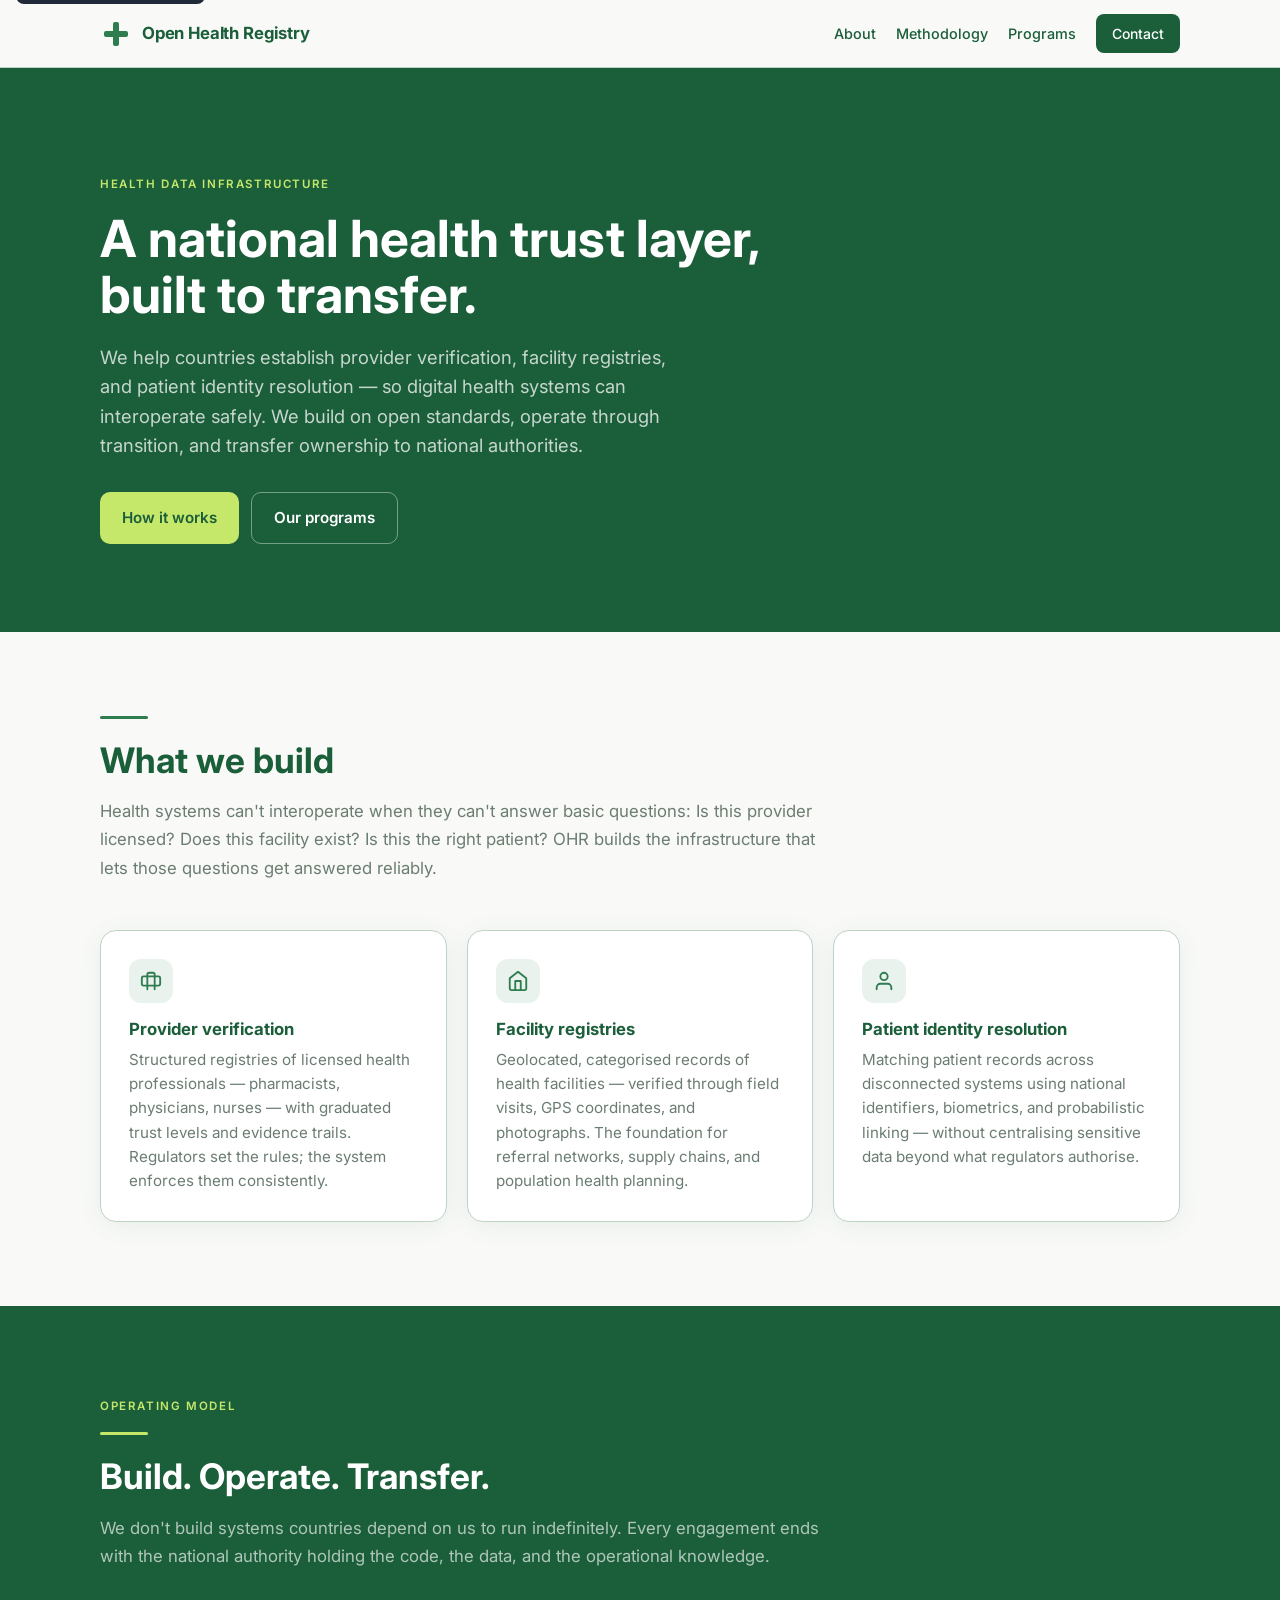
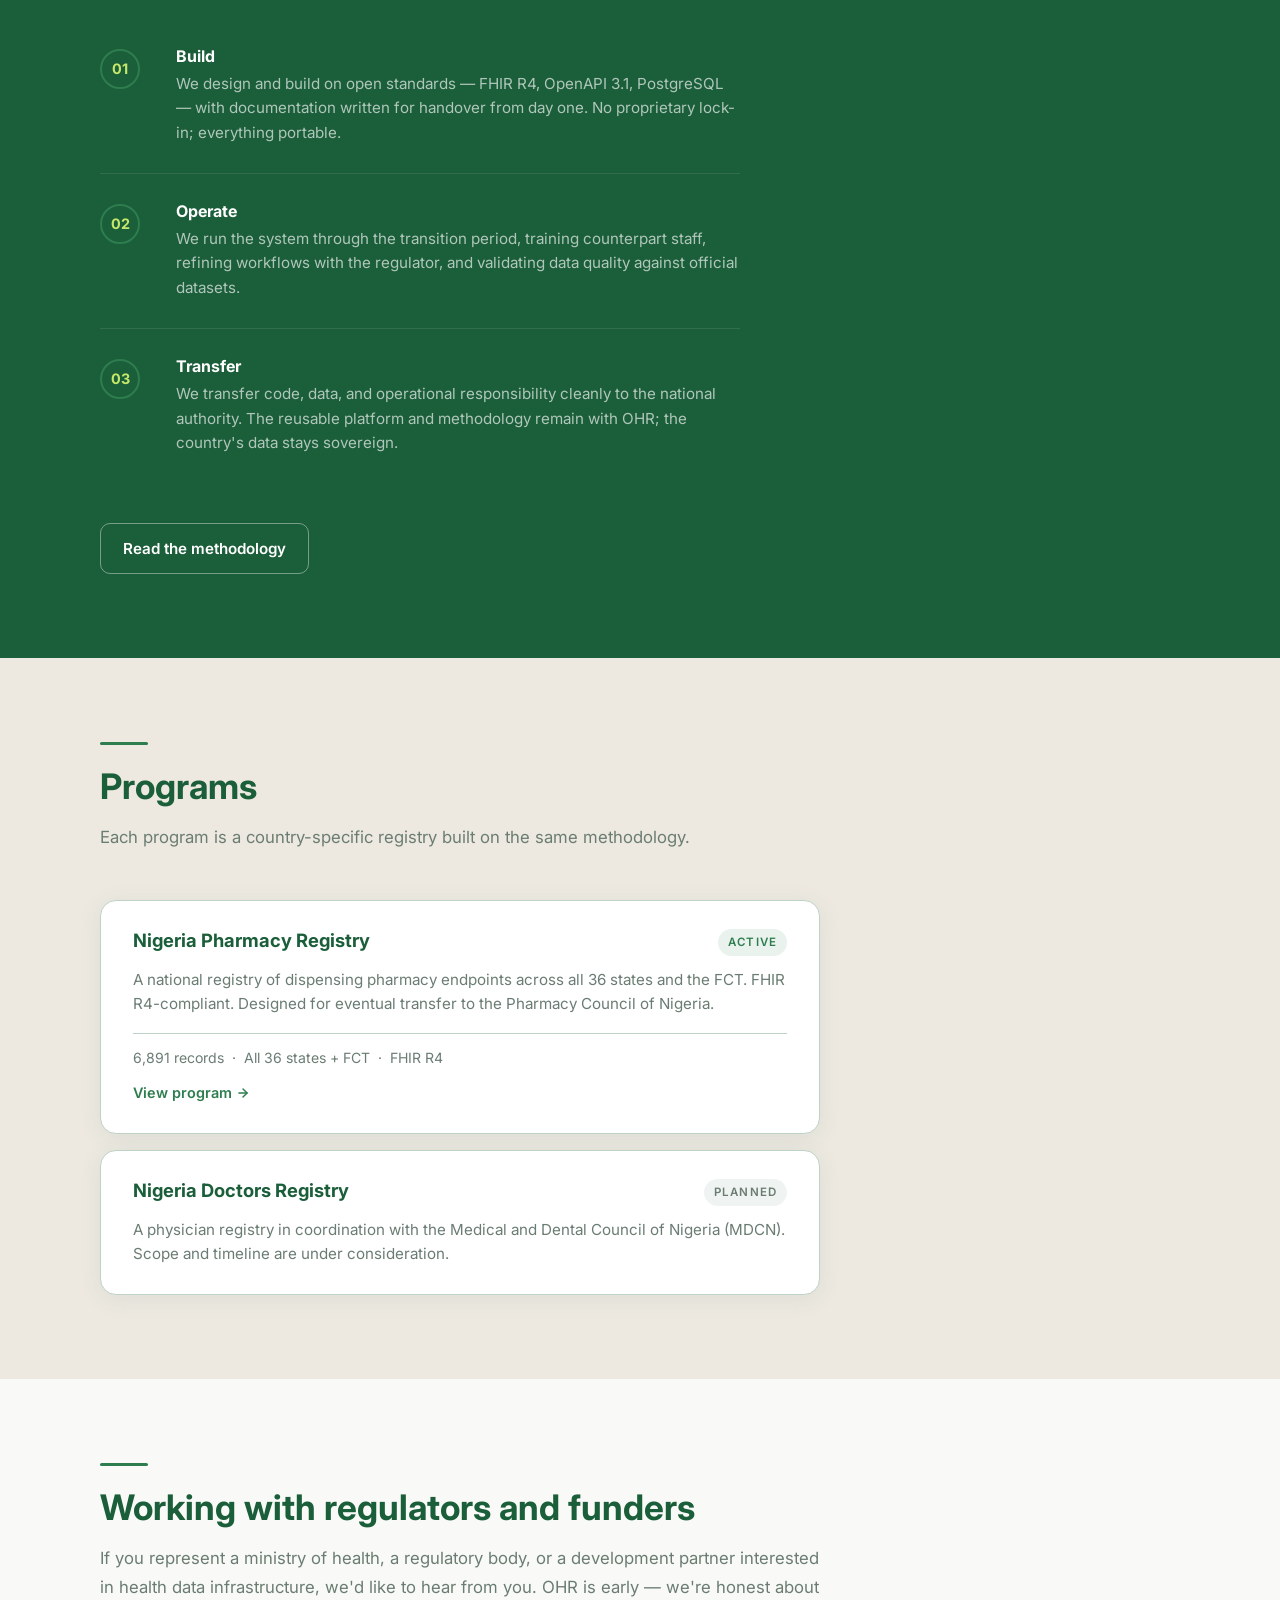
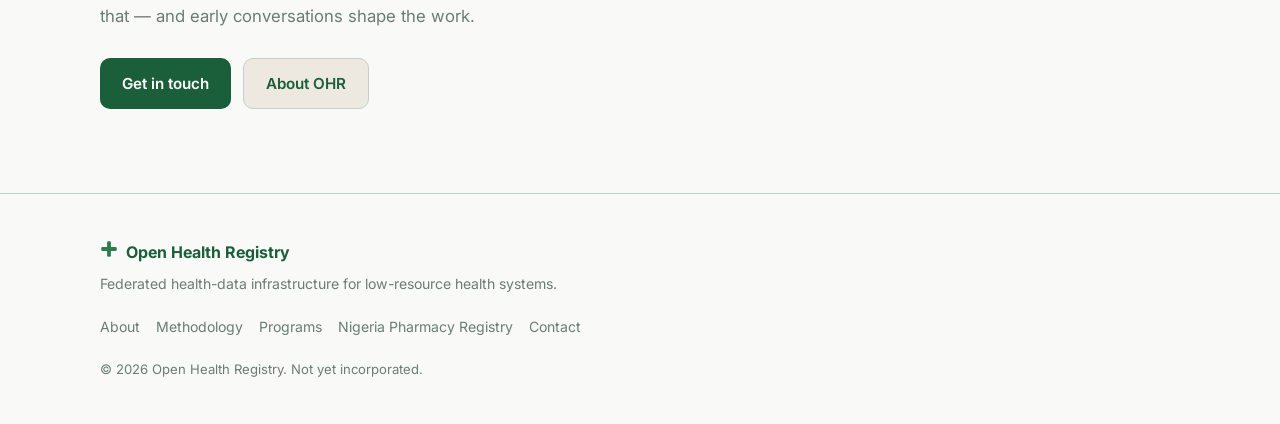
<file: index.html>
<!DOCTYPE html>
<html lang="en">
<head>
  <meta charset="UTF-8">
  <meta name="viewport" content="width=device-width, initial-scale=1.0">
  <title>Open Health Registry — National health trust infrastructure</title>
  <meta name="description" content="Open Health Registry helps countries establish a national health trust layer — provider verification, facility registries, and patient identity resolution — so digital health systems can interoperate safely.">
  <link rel="canonical" href="https://openhealthregistry.org/">

  <!-- Open Graph -->
  <meta property="og:title" content="Open Health Registry">
  <meta property="og:description" content="Provider verification, facility registries, and patient identity resolution for low-resource health systems.">
  <meta property="og:type" content="website">
  <meta property="og:url" content="https://openhealthregistry.org/">

  <!-- Google Fonts -->
  <link rel="preconnect" href="https://fonts.googleapis.com">
  <link rel="preconnect" href="https://fonts.gstatic.com" crossorigin>
  <link href="https://fonts.googleapis.com/css2?family=Inter:wght@400;500;600;700&display=swap" rel="stylesheet">

  <!-- Google Analytics (GA4) -->
  <script async src="https://www.googletagmanager.com/gtag/js?id=G-XXXXXXXXXX"></script>
  <script>window.dataLayer=window.dataLayer||[];function gtag(){dataLayer.push(arguments);}gtag('js',new Date());gtag('config','G-XXXXXXXXXX');</script>

  <link rel="stylesheet" href="styles.css">

  <!-- Structured Data -->
  <script type="application/ld+json">
  {
    "@context": "https://schema.org",
    "@type": "Organization",
    "name": "Open Health Registry",
    "url": "https://openhealthregistry.org",
    "description": "Federated health-data infrastructure for low-resource health systems.",
    "founder": {
      "@type": "Person",
      "name": "Bernard Fatoye",
      "jobTitle": "Founder"
    }
  }
  </script>
</head>
<body>

<a class="skip-link" href="#main">Skip to main content</a>

<!-- ── Header ──────────────────────────────────────────── -->
<header class="site-header">
  <div class="container">
    <div class="header-inner">
      <a href="/" class="brand" aria-label="Open Health Registry home">
        <span class="brand-cross" aria-hidden="true">
          <svg viewBox="0 0 28 28" fill="none" xmlns="http://www.w3.org/2000/svg">
            <rect x="11" y="2" width="6" height="24" rx="2" fill="currentColor"/>
            <rect x="2" y="11" width="24" height="6" rx="2" fill="currentColor"/>
          </svg>
        </span>
        Open Health Registry
      </a>

      <button class="nav-toggle" aria-label="Toggle navigation" aria-expanded="false">
        <span class="nav-toggle-bar"></span>
        <span class="nav-toggle-bar"></span>
        <span class="nav-toggle-bar"></span>
      </button>

      <nav class="site-nav" aria-label="Primary">
        <a href="/about.html">About</a>
        <a href="/methodology.html">Methodology</a>
        <a href="/programs/">Programs</a>
        <a href="/contact.html" class="nav-cta">Contact</a>
      </nav>
    </div>
  </div>
</header>

<!-- ── Hero ────────────────────────────────────────────── -->
<main id="main">
  <section class="hero">
    <div class="container">
      <div class="hero-inner">
        <span class="eyebrow">Health data infrastructure</span>
        <h1>A national health trust layer, built to transfer.</h1>
        <p class="hero-sub">
          We help countries establish provider verification, facility registries,
          and patient identity resolution — so digital health systems can
          interoperate safely. We build on open standards, operate through
          transition, and transfer ownership to national authorities.
        </p>
        <div class="hero-actions">
          <a href="/methodology.html" class="button primary">How it works</a>
          <a href="/programs/" class="button outline">Our programs</a>
        </div>
      </div>
    </div>
  </section>

  <!-- ── Three pillars ─────────────────────────────────── -->
  <section class="section">
    <div class="container">
      <div class="section-header reveal">
        <span class="rule"></span>
        <h2>What we build</h2>
        <p>
          Health systems can't interoperate when they can't answer basic questions:
          Is this provider licensed? Does this facility exist? Is this the right patient?
          OHR builds the infrastructure that lets those questions get answered reliably.
        </p>
      </div>

      <div class="pillar-grid">
        <div class="pillar-card reveal">
          <div class="pillar-icon" aria-hidden="true">
            <svg viewBox="0 0 24 24" fill="none" stroke="currentColor" stroke-width="2" stroke-linecap="round" stroke-linejoin="round">
              <path d="M20 7H4a2 2 0 0 0-2 2v6a2 2 0 0 0 2 2h16a2 2 0 0 0 2-2V9a2 2 0 0 0-2-2z"/>
              <path d="M16 21V5a2 2 0 0 0-2-2h-4a2 2 0 0 0-2 2v16"/>
            </svg>
          </div>
          <h3>Provider verification</h3>
          <p>
            Structured registries of licensed health professionals — pharmacists,
            physicians, nurses — with graduated trust levels and evidence trails.
            Regulators set the rules; the system enforces them consistently.
          </p>
        </div>

        <div class="pillar-card reveal">
          <div class="pillar-icon" aria-hidden="true">
            <svg viewBox="0 0 24 24" fill="none" stroke="currentColor" stroke-width="2" stroke-linecap="round" stroke-linejoin="round">
              <path d="M3 9l9-7 9 7v11a2 2 0 0 1-2 2H5a2 2 0 0 1-2-2z"/>
              <polyline points="9 22 9 12 15 12 15 22"/>
            </svg>
          </div>
          <h3>Facility registries</h3>
          <p>
            Geolocated, categorised records of health facilities — verified through
            field visits, GPS coordinates, and photographs. The foundation for
            referral networks, supply chains, and population health planning.
          </p>
        </div>

        <div class="pillar-card reveal">
          <div class="pillar-icon" aria-hidden="true">
            <svg viewBox="0 0 24 24" fill="none" stroke="currentColor" stroke-width="2" stroke-linecap="round" stroke-linejoin="round">
              <path d="M20 21v-2a4 4 0 0 0-4-4H8a4 4 0 0 0-4 4v2"/>
              <circle cx="12" cy="7" r="4"/>
            </svg>
          </div>
          <h3>Patient identity resolution</h3>
          <p>
            Matching patient records across disconnected systems using national
            identifiers, biometrics, and probabilistic linking — without centralising
            sensitive data beyond what regulators authorise.
          </p>
        </div>
      </div>
    </div>
  </section>

  <!-- ── BOT model ──────────────────────────────────────── -->
  <section class="section navy">
    <div class="container">
      <div class="section-header reveal">
        <span class="eyebrow">Operating model</span>
        <span class="rule" style="background: var(--teal-soft);"></span>
        <h2>Build. Operate. Transfer.</h2>
        <p>
          We don't build systems countries depend on us to run indefinitely.
          Every engagement ends with the national authority holding the code,
          the data, and the operational knowledge.
        </p>
      </div>

      <div class="bot-steps" style="max-width: 640px;">
        <div class="bot-step reveal">
          <span class="bot-num">01</span>
          <div>
            <h3>Build</h3>
            <p>
              We design and build on open standards — FHIR R4, OpenAPI 3.1,
              PostgreSQL — with documentation written for handover from day one.
              No proprietary lock-in; everything portable.
            </p>
          </div>
        </div>
        <div class="bot-step reveal">
          <span class="bot-num">02</span>
          <div>
            <h3>Operate</h3>
            <p>
              We run the system through the transition period, training counterpart
              staff, refining workflows with the regulator, and validating data
              quality against official datasets.
            </p>
          </div>
        </div>
        <div class="bot-step reveal">
          <span class="bot-num">03</span>
          <div>
            <h3>Transfer</h3>
            <p>
              We transfer code, data, and operational responsibility cleanly to the
              national authority. The reusable platform and methodology remain with
              OHR; the country's data stays sovereign.
            </p>
          </div>
        </div>
      </div>

      <div style="margin-top: 40px;" class="reveal">
        <a href="/methodology.html" class="button outline">Read the methodology</a>
      </div>
    </div>
  </section>

  <!-- ── Programs ───────────────────────────────────────── -->
  <section class="section surface">
    <div class="container">
      <div class="section-header reveal">
        <span class="rule"></span>
        <h2>Programs</h2>
        <p>Each program is a country-specific registry built on the same methodology.</p>
      </div>

      <div style="display: grid; gap: 16px; max-width: 720px;">
        <div class="program-card reveal">
          <div class="program-card-header">
            <h3>Nigeria Pharmacy Registry</h3>
            <span class="program-tag">Active</span>
          </div>
          <p>
            A national registry of dispensing pharmacy endpoints across all 36 states
            and the FCT. FHIR R4-compliant. Designed for eventual transfer to the
            Pharmacy Council of Nigeria.
          </p>
          <div class="program-stat">6,891 records &nbsp;·&nbsp; All 36 states + FCT &nbsp;·&nbsp; FHIR R4</div>
          <a href="/programs/nigeria-pharmacy-registry.html" class="text-link">
            View program
            <svg width="14" height="14" viewBox="0 0 24 24" fill="none" stroke="currentColor" stroke-width="2.5" stroke-linecap="round" stroke-linejoin="round" aria-hidden="true"><path d="M5 12h14"/><path d="m12 5 7 7-7 7"/></svg>
          </a>
        </div>

        <div class="program-card reveal">
          <div class="program-card-header">
            <h3>Nigeria Doctors Registry</h3>
            <span class="program-tag planned">Planned</span>
          </div>
          <p>
            A physician registry in coordination with the Medical and Dental Council
            of Nigeria (MDCN). Scope and timeline are under consideration.
          </p>
        </div>
      </div>
    </div>
  </section>

  <!-- ── CTA ────────────────────────────────────────────── -->
  <section class="section">
    <div class="container">
      <div class="section-header reveal" style="margin-bottom: 0;">
        <span class="rule"></span>
        <h2>Working with regulators and funders</h2>
        <p>
          If you represent a ministry of health, a regulatory body, or a development
          partner interested in health data infrastructure, we'd like to hear from you.
          OHR is early — we're honest about that — and early conversations shape the
          work.
        </p>
        <div style="margin-top: 28px; display: flex; gap: 12px; flex-wrap: wrap;">
          <a href="/contact.html" class="button filled">Get in touch</a>
          <a href="/about.html" class="button" style="background: var(--surface); color: var(--brand-navy); border: 1px solid var(--border);">About OHR</a>
        </div>
      </div>
    </div>
  </section>
</main>

<!-- ── Footer ──────────────────────────────────────────── -->
<footer class="site-footer">
  <div class="container">
    <div class="footer-inner">
      <div>
        <div class="footer-brand">
          <span style="color: var(--teal);" aria-hidden="true">
            <svg width="18" height="18" viewBox="0 0 28 28" fill="none"><rect x="11" y="2" width="6" height="24" rx="2" fill="currentColor"/><rect x="2" y="11" width="24" height="6" rx="2" fill="currentColor"/></svg>
          </span>
          Open Health Registry
        </div>
        <p class="footer-tagline">Federated health-data infrastructure for low-resource health systems.</p>
      </div>
      <nav class="footer-links" aria-label="Footer">
        <a href="/about.html">About</a>
        <a href="/methodology.html">Methodology</a>
        <a href="/programs/">Programs</a>
        <a href="/programs/nigeria-pharmacy-registry.html">Nigeria Pharmacy Registry</a>
        <a href="/contact.html">Contact</a>
      </nav>
      <p class="footer-copy">&copy; <span id="yr"></span> Open Health Registry. Not yet incorporated.</p>
    </div>
  </div>
</footer>

<script>document.getElementById("yr").textContent = new Date().getFullYear();</script>
<script src="script.js"></script>
</body>
</html>
</file>
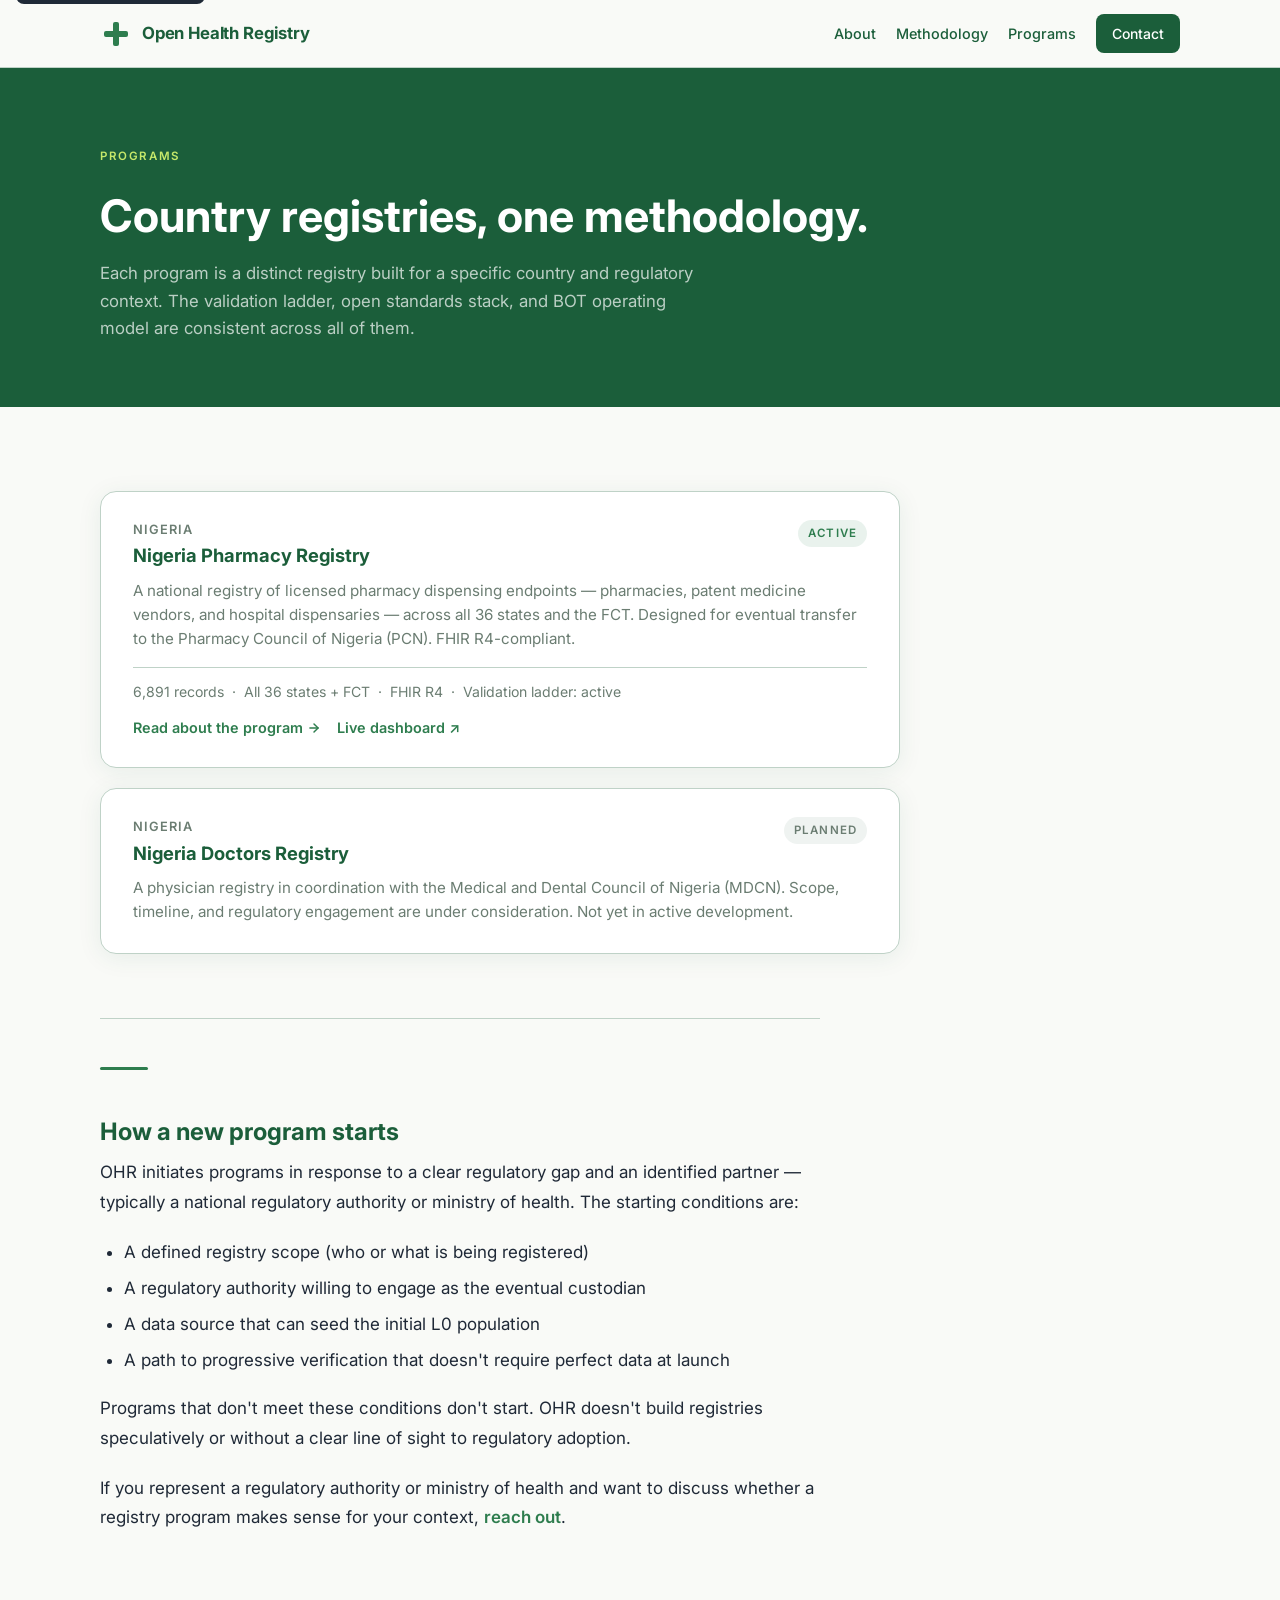
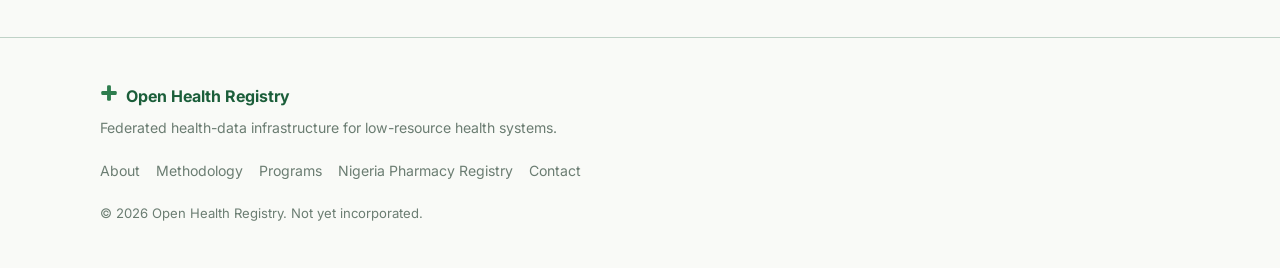
<file: programs/index.html>
<!DOCTYPE html>
<html lang="en">
<head>
  <meta charset="UTF-8">
  <meta name="viewport" content="width=device-width, initial-scale=1.0">
  <title>Programs — Open Health Registry</title>
  <meta name="description" content="OHR programs: country-specific health data registries built on the validation ladder and Build-Operate-Transfer model.">
  <link rel="canonical" href="https://openhealthregistry.org/programs/">
  <link rel="preconnect" href="https://fonts.googleapis.com">
  <link rel="preconnect" href="https://fonts.gstatic.com" crossorigin>
  <link href="https://fonts.googleapis.com/css2?family=Inter:wght@400;500;600;700&display=swap" rel="stylesheet">
  <script async src="https://www.googletagmanager.com/gtag/js?id=G-XXXXXXXXXX"></script>
  <script>window.dataLayer=window.dataLayer||[];function gtag(){dataLayer.push(arguments);}gtag('js',new Date());gtag('config','G-XXXXXXXXXX');</script>
  <link rel="stylesheet" href="../styles.css">
</head>
<body>

<a class="skip-link" href="#main">Skip to main content</a>

<header class="site-header">
  <div class="container">
    <div class="header-inner">
      <a href="/" class="brand" aria-label="Open Health Registry home">
        <span class="brand-cross" aria-hidden="true">
          <svg viewBox="0 0 28 28" fill="none"><rect x="11" y="2" width="6" height="24" rx="2" fill="currentColor"/><rect x="2" y="11" width="24" height="6" rx="2" fill="currentColor"/></svg>
        </span>
        Open Health Registry
      </a>
      <button class="nav-toggle" aria-label="Toggle navigation" aria-expanded="false">
        <span class="nav-toggle-bar"></span>
        <span class="nav-toggle-bar"></span>
        <span class="nav-toggle-bar"></span>
      </button>
      <nav class="site-nav" aria-label="Primary">
        <a href="/about.html">About</a>
        <a href="/methodology.html">Methodology</a>
        <a href="/programs/">Programs</a>
        <a href="/contact.html" class="nav-cta">Contact</a>
      </nav>
    </div>
  </div>
</header>

<main id="main">
  <section class="page-hero">
    <div class="container">
      <span class="eyebrow">Programs</span>
      <h1>Country registries, one methodology.</h1>
      <p>
        Each program is a distinct registry built for a specific country and
        regulatory context. The validation ladder, open standards stack, and
        BOT operating model are consistent across all of them.
      </p>
    </div>
  </section>

  <section class="section">
    <div class="container">
      <div style="display: grid; gap: 20px; max-width: 800px;">

        <!-- NPR -->
        <div class="program-card reveal">
          <div class="program-card-header">
            <div>
              <p style="font-size: 0.8rem; color: var(--muted); margin: 0 0 4px; text-transform: uppercase; letter-spacing: 0.08em; font-weight: 600;">Nigeria</p>
              <h3 style="margin: 0;">Nigeria Pharmacy Registry</h3>
            </div>
            <span class="program-tag">Active</span>
          </div>
          <p>
            A national registry of licensed pharmacy dispensing endpoints —
            pharmacies, patent medicine vendors, and hospital dispensaries —
            across all 36 states and the FCT. Designed for eventual transfer to the
            Pharmacy Council of Nigeria (PCN). FHIR R4-compliant.
          </p>
          <div class="program-stat">
            6,891 records &nbsp;·&nbsp; All 36 states + FCT &nbsp;·&nbsp; FHIR R4 &nbsp;·&nbsp; Validation ladder: active
          </div>
          <div style="display: flex; gap: 16px; align-items: center; flex-wrap: wrap;">
            <a href="/programs/nigeria-pharmacy-registry.html" class="text-link">
              Read about the program
              <svg width="14" height="14" viewBox="0 0 24 24" fill="none" stroke="currentColor" stroke-width="2.5" stroke-linecap="round" stroke-linejoin="round" aria-hidden="true"><path d="M5 12h14"/><path d="m12 5 7 7-7 7"/></svg>
            </a>
            <a href="https://npr.openhealthregistry.org" class="text-link" target="_blank" rel="noopener">
              Live dashboard ↗
            </a>
          </div>
        </div>

        <!-- NDR (planned) -->
        <div class="program-card reveal">
          <div class="program-card-header">
            <div>
              <p style="font-size: 0.8rem; color: var(--muted); margin: 0 0 4px; text-transform: uppercase; letter-spacing: 0.08em; font-weight: 600;">Nigeria</p>
              <h3 style="margin: 0;">Nigeria Doctors Registry</h3>
            </div>
            <span class="program-tag planned">Planned</span>
          </div>
          <p>
            A physician registry in coordination with the Medical and Dental
            Council of Nigeria (MDCN). Scope, timeline, and regulatory
            engagement are under consideration. Not yet in active development.
          </p>
        </div>

      </div>

      <!-- How programs work -->
      <div class="prose reveal" style="margin-top: 64px; border-top: 1px solid var(--border); padding-top: 48px;">
        <span class="rule"></span>
        <h2>How a new program starts</h2>
        <p>
          OHR initiates programs in response to a clear regulatory gap and an
          identified partner — typically a national regulatory authority or ministry
          of health. The starting conditions are:
        </p>
        <ul>
          <li>A defined registry scope (who or what is being registered)</li>
          <li>A regulatory authority willing to engage as the eventual custodian</li>
          <li>A data source that can seed the initial L0 population</li>
          <li>A path to progressive verification that doesn't require perfect data at launch</li>
        </ul>
        <p>
          Programs that don't meet these conditions don't start. OHR doesn't build
          registries speculatively or without a clear line of sight to regulatory adoption.
        </p>
        <p>
          If you represent a regulatory authority or ministry of health and want to
          discuss whether a registry program makes sense for your context,
          <a href="/contact.html" style="color: var(--teal); font-weight: 600;">reach out</a>.
        </p>
      </div>
    </div>
  </section>
</main>

<footer class="site-footer">
  <div class="container">
    <div class="footer-inner">
      <div>
        <div class="footer-brand">
          <span style="color: var(--teal);" aria-hidden="true">
            <svg width="18" height="18" viewBox="0 0 28 28" fill="none"><rect x="11" y="2" width="6" height="24" rx="2" fill="currentColor"/><rect x="2" y="11" width="24" height="6" rx="2" fill="currentColor"/></svg>
          </span>
          Open Health Registry
        </div>
        <p class="footer-tagline">Federated health-data infrastructure for low-resource health systems.</p>
      </div>
      <nav class="footer-links" aria-label="Footer">
        <a href="/about.html">About</a>
        <a href="/methodology.html">Methodology</a>
        <a href="/programs/">Programs</a>
        <a href="/programs/nigeria-pharmacy-registry.html">Nigeria Pharmacy Registry</a>
        <a href="/contact.html">Contact</a>
      </nav>
      <p class="footer-copy">&copy; <span id="yr"></span> Open Health Registry. Not yet incorporated.</p>
    </div>
  </div>
</footer>

<script>document.getElementById("yr").textContent = new Date().getFullYear();</script>
<script src="../script.js"></script>
</body>
</html>
</file>
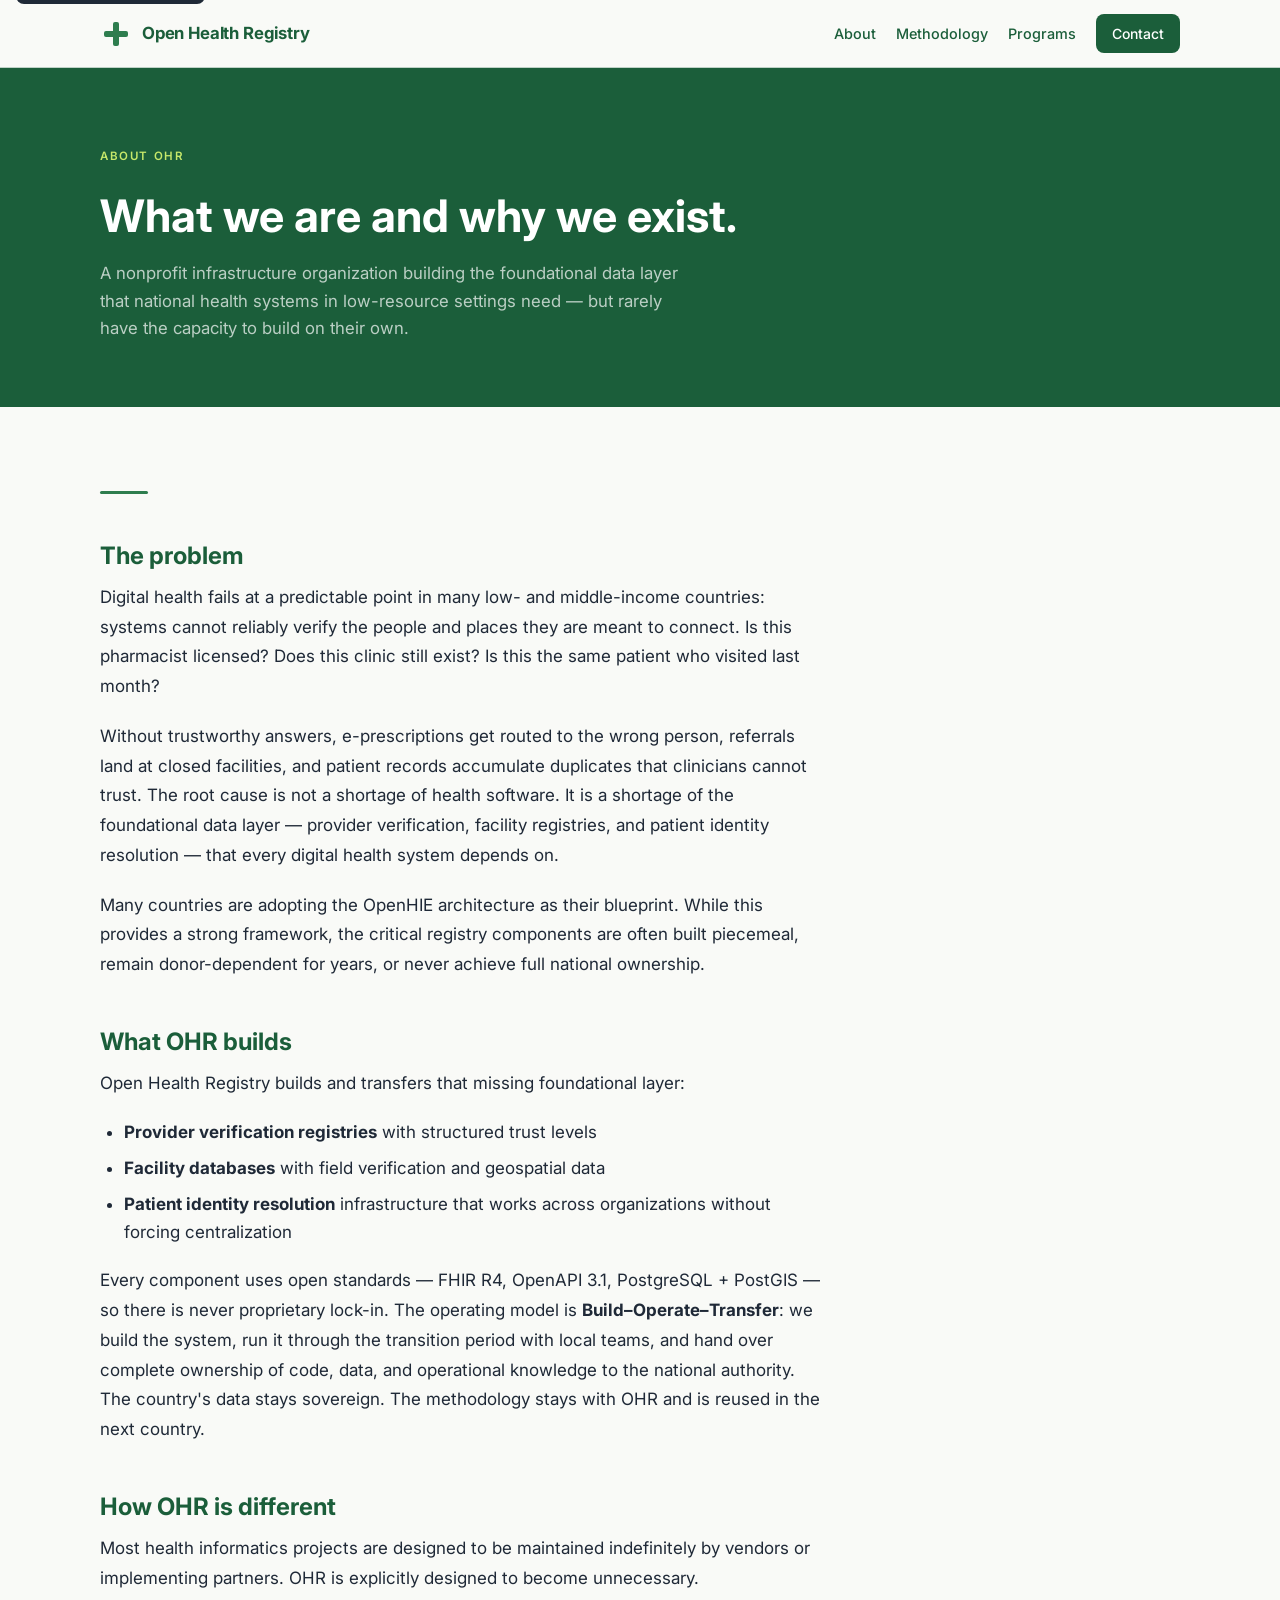
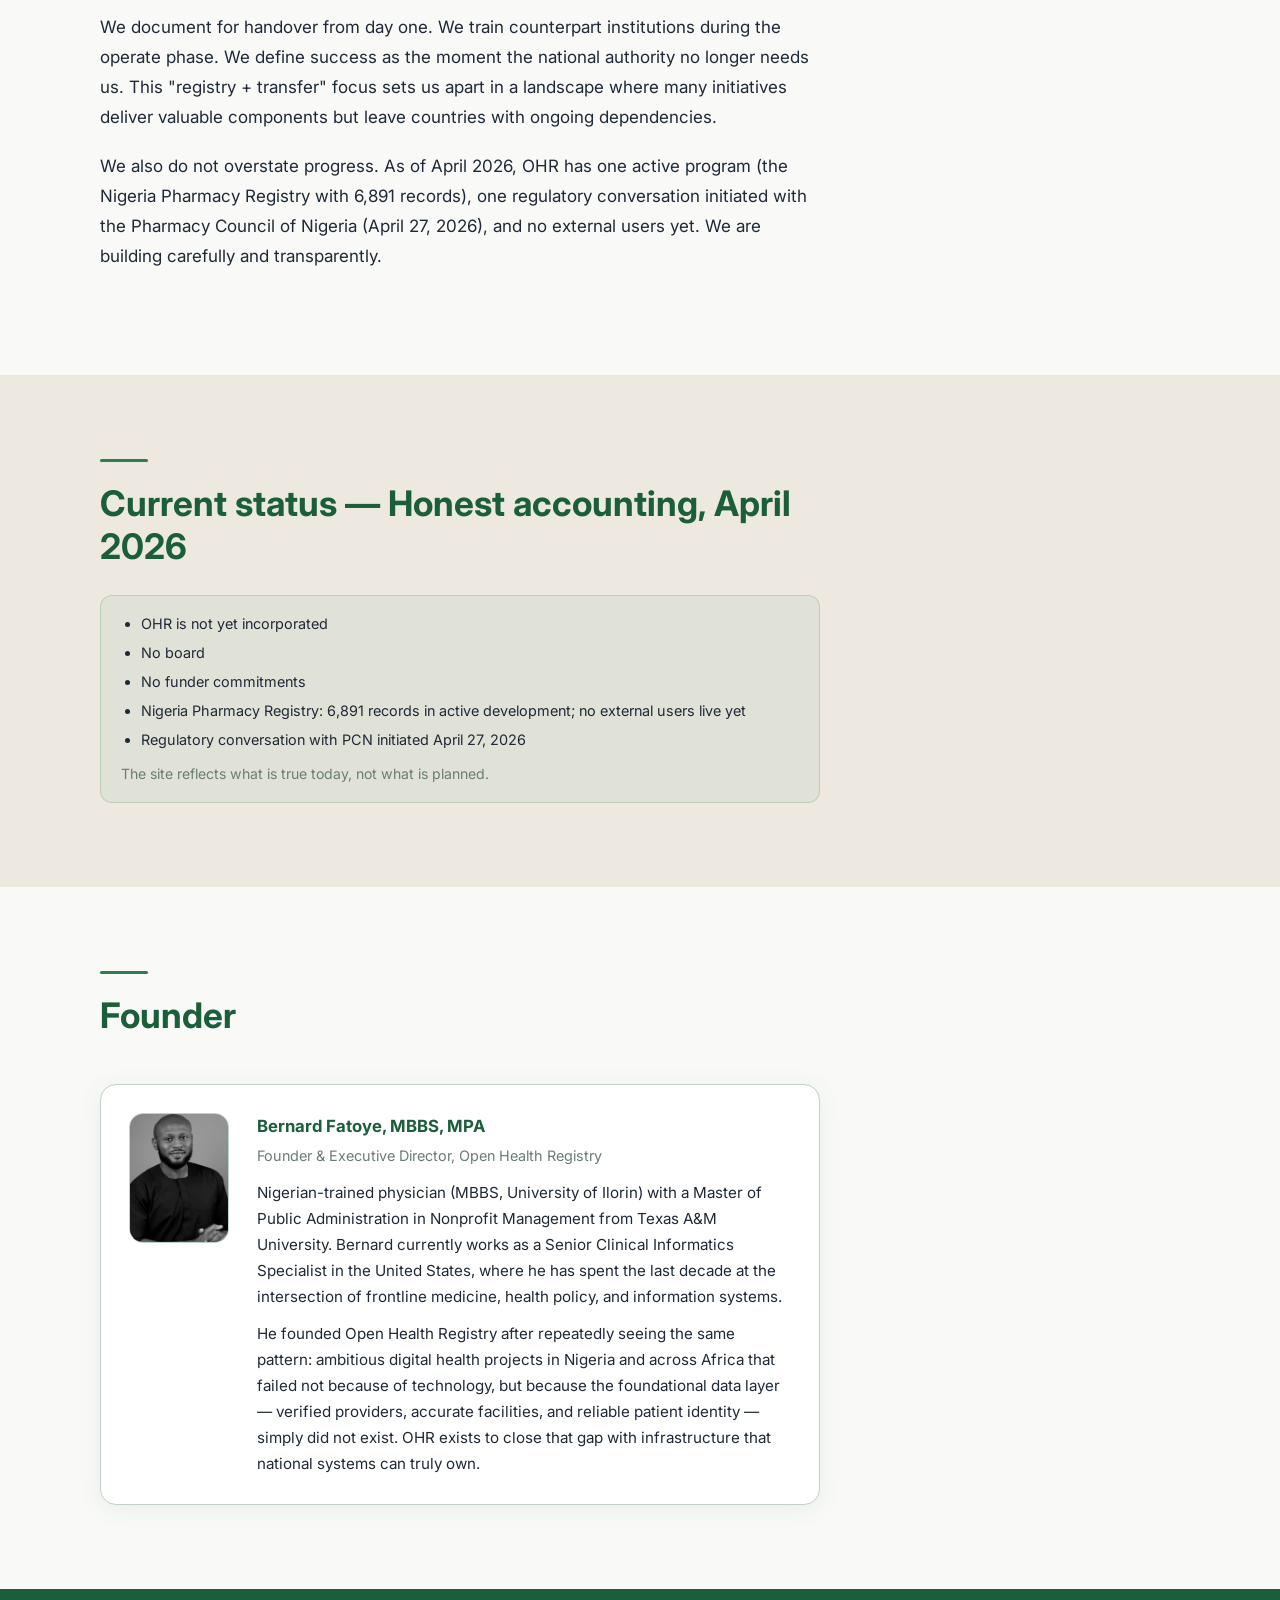
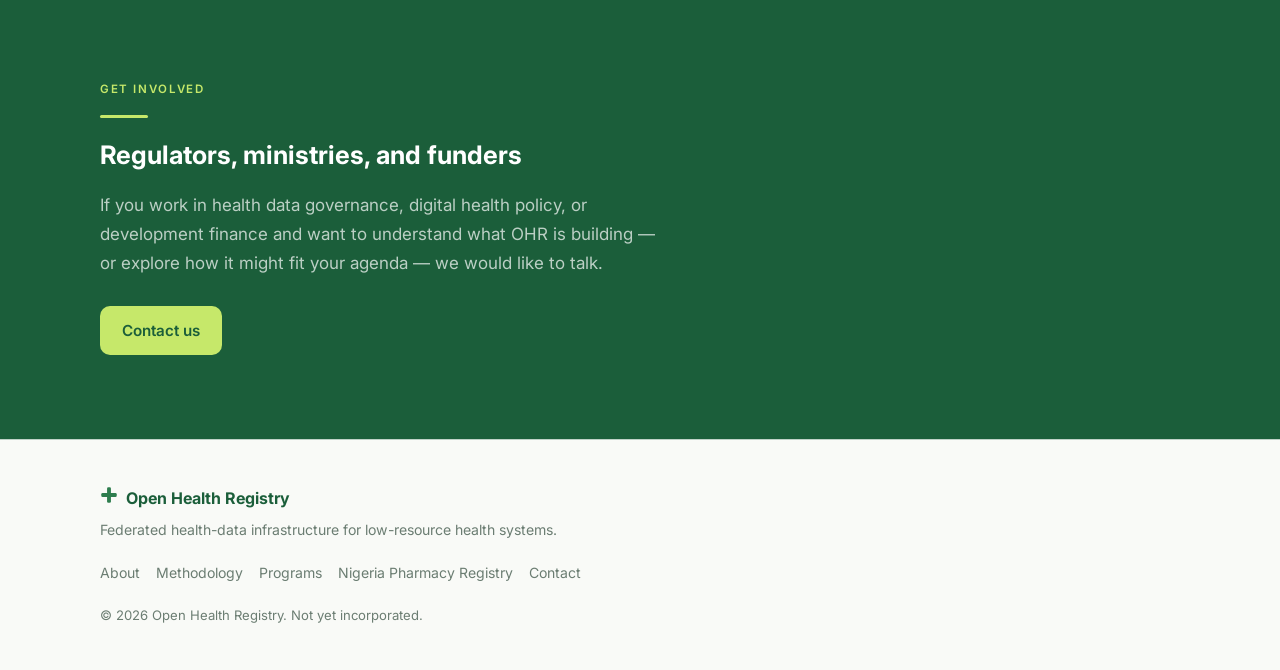
<file: about.html>
<!DOCTYPE html>
<html lang="en">
<head>
  <meta charset="UTF-8">
  <meta name="viewport" content="width=device-width, initial-scale=1.0">
  <title>About — Open Health Registry</title>
  <meta name="description" content="Open Health Registry is a nonprofit building federated health-data infrastructure for low-resource health systems. Build-Operate-Transfer model.">
  <link rel="canonical" href="https://openhealthregistry.org/about.html">
  <link rel="preconnect" href="https://fonts.googleapis.com">
  <link rel="preconnect" href="https://fonts.gstatic.com" crossorigin>
  <link href="https://fonts.googleapis.com/css2?family=Inter:wght@400;500;600;700&display=swap" rel="stylesheet">
  <script async src="https://www.googletagmanager.com/gtag/js?id=G-XXXXXXXXXX"></script>
  <script>window.dataLayer=window.dataLayer||[];function gtag(){dataLayer.push(arguments);}gtag('js',new Date());gtag('config','G-XXXXXXXXXX');</script>
  <link rel="stylesheet" href="styles.css">
</head>
<body>

<a class="skip-link" href="#main">Skip to main content</a>

<header class="site-header">
  <div class="container">
    <div class="header-inner">
      <a href="/" class="brand" aria-label="Open Health Registry home">
        <span class="brand-cross" aria-hidden="true">
          <svg viewBox="0 0 28 28" fill="none"><rect x="11" y="2" width="6" height="24" rx="2" fill="currentColor"/><rect x="2" y="11" width="24" height="6" rx="2" fill="currentColor"/></svg>
        </span>
        Open Health Registry
      </a>
      <button class="nav-toggle" aria-label="Toggle navigation" aria-expanded="false">
        <span class="nav-toggle-bar"></span>
        <span class="nav-toggle-bar"></span>
        <span class="nav-toggle-bar"></span>
      </button>
      <nav class="site-nav" aria-label="Primary">
        <a href="/about.html">About</a>
        <a href="/methodology.html">Methodology</a>
        <a href="/programs/">Programs</a>
        <a href="/contact.html" class="nav-cta">Contact</a>
      </nav>
    </div>
  </div>
</header>

<main id="main">
  <section class="page-hero">
    <div class="container">
      <span class="eyebrow">About OHR</span>
      <h1>What we are and why we exist.</h1>
      <p>
        A nonprofit infrastructure organization building the foundational data layer
        that national health systems in low-resource settings need — but rarely have
        the capacity to build on their own.
      </p>
    </div>
  </section>

  <!-- ── What OHR is ───────────────────────────────────── -->
  <section class="section">
    <div class="container">
      <div class="prose reveal">
        <span class="rule"></span>
        <h2>The problem</h2>
        <p>
          Digital health fails at a predictable point in many low- and middle-income
          countries: systems cannot reliably verify the people and places they are meant
          to connect. Is this pharmacist licensed? Does this clinic still exist? Is this
          the same patient who visited last month?
        </p>
        <p>
          Without trustworthy answers, e-prescriptions get routed to the wrong person,
          referrals land at closed facilities, and patient records accumulate duplicates
          that clinicians cannot trust. The root cause is not a shortage of health
          software. It is a shortage of the foundational data layer — provider
          verification, facility registries, and patient identity resolution — that every
          digital health system depends on.
        </p>
        <p>
          Many countries are adopting the OpenHIE architecture as their blueprint. While
          this provides a strong framework, the critical registry components are often
          built piecemeal, remain donor-dependent for years, or never achieve full
          national ownership.
        </p>

        <h2>What OHR builds</h2>
        <p>Open Health Registry builds and transfers that missing foundational layer:</p>
        <ul>
          <li><strong>Provider verification registries</strong> with structured trust levels</li>
          <li><strong>Facility databases</strong> with field verification and geospatial data</li>
          <li><strong>Patient identity resolution</strong> infrastructure that works across organizations without forcing centralization</li>
        </ul>
        <p>
          Every component uses open standards — FHIR R4, OpenAPI 3.1, PostgreSQL + PostGIS —
          so there is never proprietary lock-in. The operating model is
          <strong>Build–Operate–Transfer</strong>: we build the system, run it through the
          transition period with local teams, and hand over complete ownership of code,
          data, and operational knowledge to the national authority. The country's data
          stays sovereign. The methodology stays with OHR and is reused in the next country.
        </p>

        <h2>How OHR is different</h2>
        <p>
          Most health informatics projects are designed to be maintained indefinitely by
          vendors or implementing partners. OHR is explicitly designed to become unnecessary.
        </p>
        <p>
          We document for handover from day one. We train counterpart institutions during
          the operate phase. We define success as the moment the national authority no
          longer needs us. This "registry + transfer" focus sets us apart in a landscape
          where many initiatives deliver valuable components but leave countries with
          ongoing dependencies.
        </p>
        <p>
          We also do not overstate progress. As of April 2026, OHR has one active program
          (the Nigeria Pharmacy Registry with 6,891 records), one regulatory conversation
          initiated with the Pharmacy Council of Nigeria (April 27, 2026), and no external
          users yet. We are building carefully and transparently.
        </p>
      </div>
    </div>
  </section>

  <!-- ── Honest status ─────────────────────────────────── -->
  <section class="section surface">
    <div class="container">
      <div style="max-width: var(--content-column);">
        <div class="section-header reveal" style="margin-bottom: 28px;">
          <span class="rule"></span>
          <h2>Current status — Honest accounting, April 2026</h2>
        </div>
        <div class="status-notice reveal">
          <ul style="margin: 0; padding-left: 20px; display: grid; gap: 6px;">
            <li>OHR is not yet incorporated</li>
            <li>No board</li>
            <li>No funder commitments</li>
            <li>Nigeria Pharmacy Registry: 6,891 records in active development; no external users live yet</li>
            <li>Regulatory conversation with PCN initiated April 27, 2026</li>
          </ul>
          <p style="margin: 12px 0 0; color: var(--muted); font-size: 0.88rem;">The site reflects what is true today, not what is planned.</p>
        </div>
      </div>
    </div>
  </section>

  <!-- ── Founder ───────────────────────────────────────── -->
  <section class="section">
    <div class="container">
      <div style="max-width: var(--content-column);">
        <div class="section-header reveal">
          <span class="rule"></span>
          <h2>Founder</h2>
        </div>
        <div class="founder-block reveal">
          <div class="founder-photo">
            <img src="images/bernard-fatoye.jpg" alt="Bernard Fatoye, Founder &amp; Executive Director, Open Health Registry">
          </div>
          <div>
            <p class="founder-name">Bernard Fatoye, MBBS, MPA</p>
            <p class="founder-title">Founder &amp; Executive Director, Open Health Registry</p>
            <p class="founder-bio">
              Nigerian-trained physician (MBBS, University of Ilorin) with a Master of
              Public Administration in Nonprofit Management from Texas A&amp;M University.
              Bernard currently works as a Senior Clinical Informatics Specialist in the
              United States, where he has spent the last decade at the intersection of
              frontline medicine, health policy, and information systems.
            </p>
            <p class="founder-bio" style="margin-top: 12px;">
              He founded Open Health Registry after repeatedly seeing the same pattern:
              ambitious digital health projects in Nigeria and across Africa that failed
              not because of technology, but because the foundational data layer —
              verified providers, accurate facilities, and reliable patient identity —
              simply did not exist. OHR exists to close that gap with infrastructure that
              national systems can truly own.
            </p>
          </div>
        </div>
      </div>
    </div>
  </section>

  <!-- ── CTA ──────────────────────────────────────────── -->
  <section class="section navy">
    <div class="container">
      <div style="max-width: 560px;" class="reveal">
        <span class="eyebrow">Get involved</span>
        <span class="rule" style="background: var(--teal-soft);"></span>
        <h2>Regulators, ministries, and funders</h2>
        <p style="color: rgba(255,255,255,0.7); margin-bottom: 28px; line-height: 1.7;">
          If you work in health data governance, digital health policy, or development
          finance and want to understand what OHR is building — or explore how it might
          fit your agenda — we would like to talk.
        </p>
        <a href="/contact.html" class="button primary">Contact us</a>
      </div>
    </div>
  </section>
</main>

<footer class="site-footer">
  <div class="container">
    <div class="footer-inner">
      <div>
        <div class="footer-brand">
          <span style="color: var(--teal);" aria-hidden="true">
            <svg width="18" height="18" viewBox="0 0 28 28" fill="none"><rect x="11" y="2" width="6" height="24" rx="2" fill="currentColor"/><rect x="2" y="11" width="24" height="6" rx="2" fill="currentColor"/></svg>
          </span>
          Open Health Registry
        </div>
        <p class="footer-tagline">Federated health-data infrastructure for low-resource health systems.</p>
      </div>
      <nav class="footer-links" aria-label="Footer">
        <a href="/about.html">About</a>
        <a href="/methodology.html">Methodology</a>
        <a href="/programs/">Programs</a>
        <a href="/programs/nigeria-pharmacy-registry.html">Nigeria Pharmacy Registry</a>
        <a href="/contact.html">Contact</a>
      </nav>
      <p class="footer-copy">&copy; <span id="yr"></span> Open Health Registry. Not yet incorporated.</p>
    </div>
  </div>
</footer>

<script>document.getElementById("yr").textContent = new Date().getFullYear();</script>
<script src="script.js"></script>
</body>
</html>
</file>
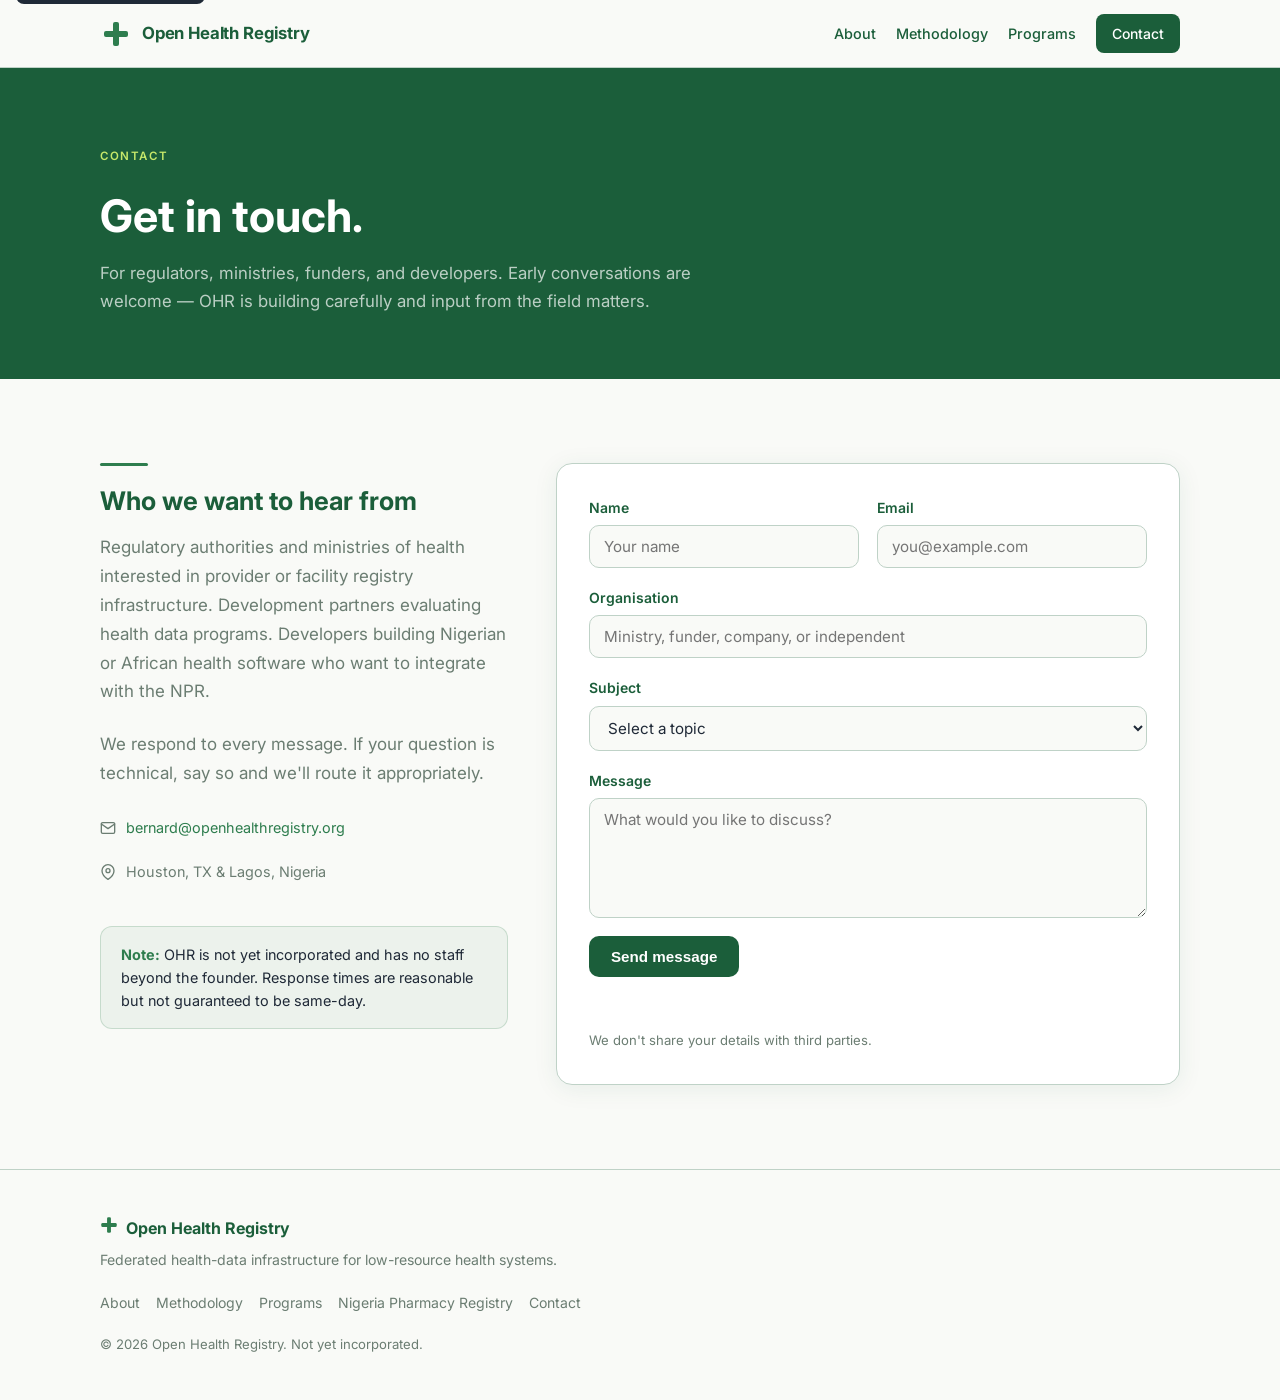
<file: contact.html>
<!DOCTYPE html>
<html lang="en">
<head>
  <meta charset="UTF-8">
  <meta name="viewport" content="width=device-width, initial-scale=1.0">
  <title>Contact — Open Health Registry</title>
  <meta name="description" content="Get in touch with Open Health Registry. For regulators, ministries of health, funders, and developers building health systems.">
  <link rel="canonical" href="https://openhealthregistry.org/contact.html">
  <link rel="preconnect" href="https://fonts.googleapis.com">
  <link rel="preconnect" href="https://fonts.gstatic.com" crossorigin>
  <link href="https://fonts.googleapis.com/css2?family=Inter:wght@400;500;600;700&display=swap" rel="stylesheet">
  <script async src="https://www.googletagmanager.com/gtag/js?id=G-XXXXXXXXXX"></script>
  <script>window.dataLayer=window.dataLayer||[];function gtag(){dataLayer.push(arguments);}gtag('js',new Date());gtag('config','G-XXXXXXXXXX');</script>
  <link rel="stylesheet" href="styles.css">
</head>
<body>

<a class="skip-link" href="#main">Skip to main content</a>

<header class="site-header">
  <div class="container">
    <div class="header-inner">
      <a href="/" class="brand" aria-label="Open Health Registry home">
        <span class="brand-cross" aria-hidden="true">
          <svg viewBox="0 0 28 28" fill="none"><rect x="11" y="2" width="6" height="24" rx="2" fill="currentColor"/><rect x="2" y="11" width="24" height="6" rx="2" fill="currentColor"/></svg>
        </span>
        Open Health Registry
      </a>
      <button class="nav-toggle" aria-label="Toggle navigation" aria-expanded="false">
        <span class="nav-toggle-bar"></span>
        <span class="nav-toggle-bar"></span>
        <span class="nav-toggle-bar"></span>
      </button>
      <nav class="site-nav" aria-label="Primary">
        <a href="/about.html">About</a>
        <a href="/methodology.html">Methodology</a>
        <a href="/programs/">Programs</a>
        <a href="/contact.html" class="nav-cta">Contact</a>
      </nav>
    </div>
  </div>
</header>

<main id="main">
  <section class="page-hero">
    <div class="container">
      <span class="eyebrow">Contact</span>
      <h1>Get in touch.</h1>
      <p>
        For regulators, ministries, funders, and developers. Early conversations
        are welcome — OHR is building carefully and input from the field matters.
      </p>
    </div>
  </section>

  <section class="section">
    <div class="container">
      <div class="contact-layout">

        <!-- Left: info -->
        <div class="contact-info reveal">
          <span class="rule"></span>
          <h2>Who we want to hear from</h2>
          <p>
            Regulatory authorities and ministries of health interested in
            provider or facility registry infrastructure. Development partners
            evaluating health data programs. Developers building Nigerian or
            African health software who want to integrate with the NPR.
          </p>
          <p>
            We respond to every message. If your question is technical,
            say so and we'll route it appropriately.
          </p>

          <div style="margin-top: 28px; display: grid; gap: 10px;">
            <div class="contact-detail">
              <svg width="16" height="16" viewBox="0 0 24 24" fill="none" stroke="currentColor" stroke-width="2" stroke-linecap="round" stroke-linejoin="round" aria-hidden="true"><path d="M4 4h16c1.1 0 2 .9 2 2v12c0 1.1-.9 2-2 2H4c-1.1 0-2-.9-2-2V6c0-1.1.9-2 2-2z"/><polyline points="22,6 12,13 2,6"/></svg>
              <a href="mailto:bernard@openhealthregistry.org">bernard@openhealthregistry.org</a>
            </div>
            <div class="contact-detail">
              <svg width="16" height="16" viewBox="0 0 24 24" fill="none" stroke="currentColor" stroke-width="2" stroke-linecap="round" stroke-linejoin="round" aria-hidden="true"><path d="M21 10c0 7-9 13-9 13s-9-6-9-13a9 9 0 0 1 18 0z"/><circle cx="12" cy="10" r="3"/></svg>
              <span>Houston, TX &amp; Lagos, Nigeria</span>
            </div>
          </div>

          <div class="status-notice" style="margin-top: 32px;">
            <strong>Note:</strong> OHR is not yet incorporated and has no staff
            beyond the founder. Response times are reasonable but not guaranteed
            to be same-day.
          </div>
        </div>

        <!-- Right: form -->
        <div class="reveal">
          <form
            id="contact-form"
            class="contact-form"
            action="/api/ohr/contact"
            method="POST"
          >
            <div class="form-row">
              <label>
                Name
                <input type="text" name="name" required placeholder="Your name">
              </label>
              <label>
                Email
                <input type="email" name="email" required placeholder="you@example.com">
              </label>
            </div>

            <label>
              Organisation
              <input type="text" name="org" placeholder="Ministry, funder, company, or independent">
            </label>

            <label>
              Subject
              <select name="subject">
                <option value="">Select a topic</option>
                <option value="regulatory">Regulatory partnership</option>
                <option value="funder">Funding or partnership</option>
                <option value="integration">NPR API / integration</option>
                <option value="methodology">Methodology question</option>
                <option value="other">Other</option>
              </select>
            </label>

            <label>
              Message
              <textarea name="message" required placeholder="What would you like to discuss?"></textarea>
            </label>

            <button type="submit" class="button filled" style="justify-self: start;">Send message</button>
            <p class="form-status" aria-live="polite"></p>
            <p class="form-note">We don't share your details with third parties.</p>
          </form>
        </div>

      </div>
    </div>
  </section>
</main>

<footer class="site-footer">
  <div class="container">
    <div class="footer-inner">
      <div>
        <div class="footer-brand">
          <span style="color: var(--teal);" aria-hidden="true">
            <svg width="18" height="18" viewBox="0 0 28 28" fill="none"><rect x="11" y="2" width="6" height="24" rx="2" fill="currentColor"/><rect x="2" y="11" width="24" height="6" rx="2" fill="currentColor"/></svg>
          </span>
          Open Health Registry
        </div>
        <p class="footer-tagline">Federated health-data infrastructure for low-resource health systems.</p>
      </div>
      <nav class="footer-links" aria-label="Footer">
        <a href="/about.html">About</a>
        <a href="/methodology.html">Methodology</a>
        <a href="/programs/">Programs</a>
        <a href="/programs/nigeria-pharmacy-registry.html">Nigeria Pharmacy Registry</a>
        <a href="/contact.html">Contact</a>
      </nav>
      <p class="footer-copy">&copy; <span id="yr"></span> Open Health Registry. Not yet incorporated.</p>
    </div>
  </div>
</footer>

<script>document.getElementById("yr").textContent = new Date().getFullYear();</script>
<script src="script.js"></script>
</body>
</html>
</file>
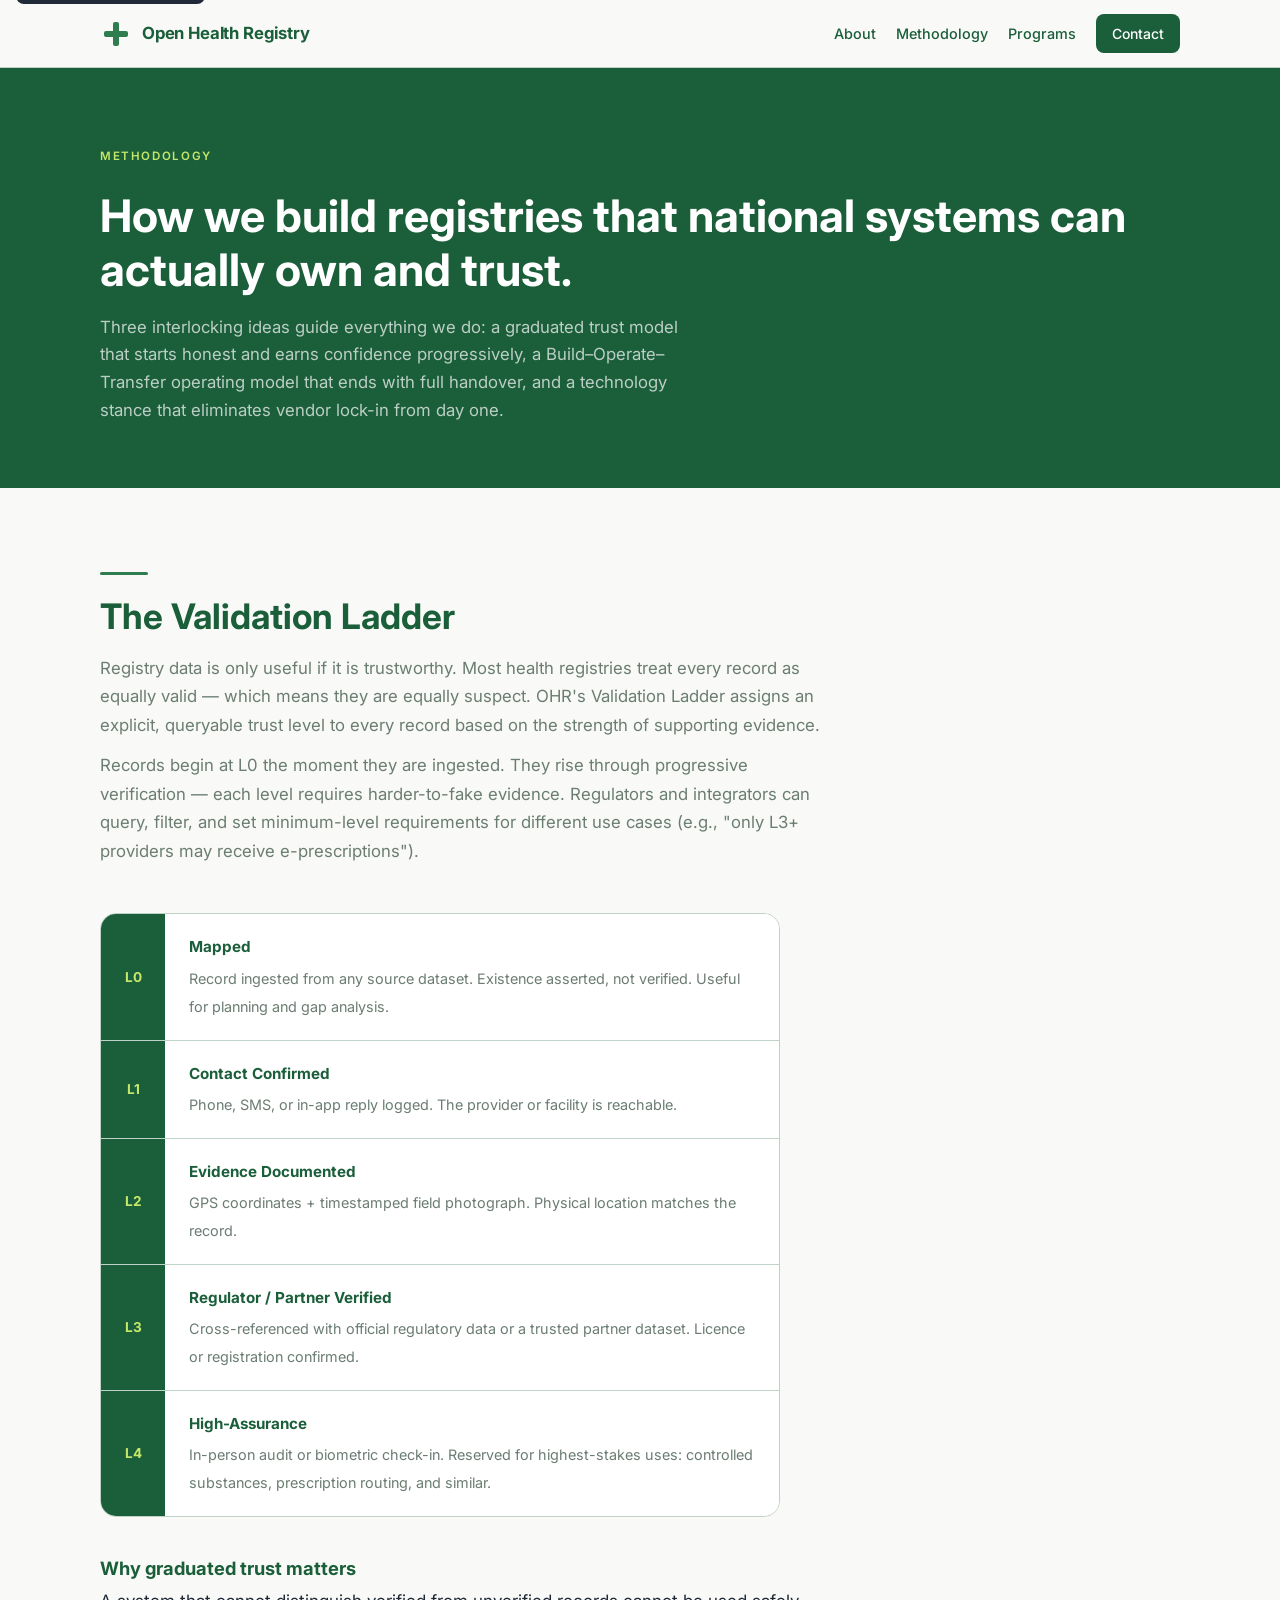
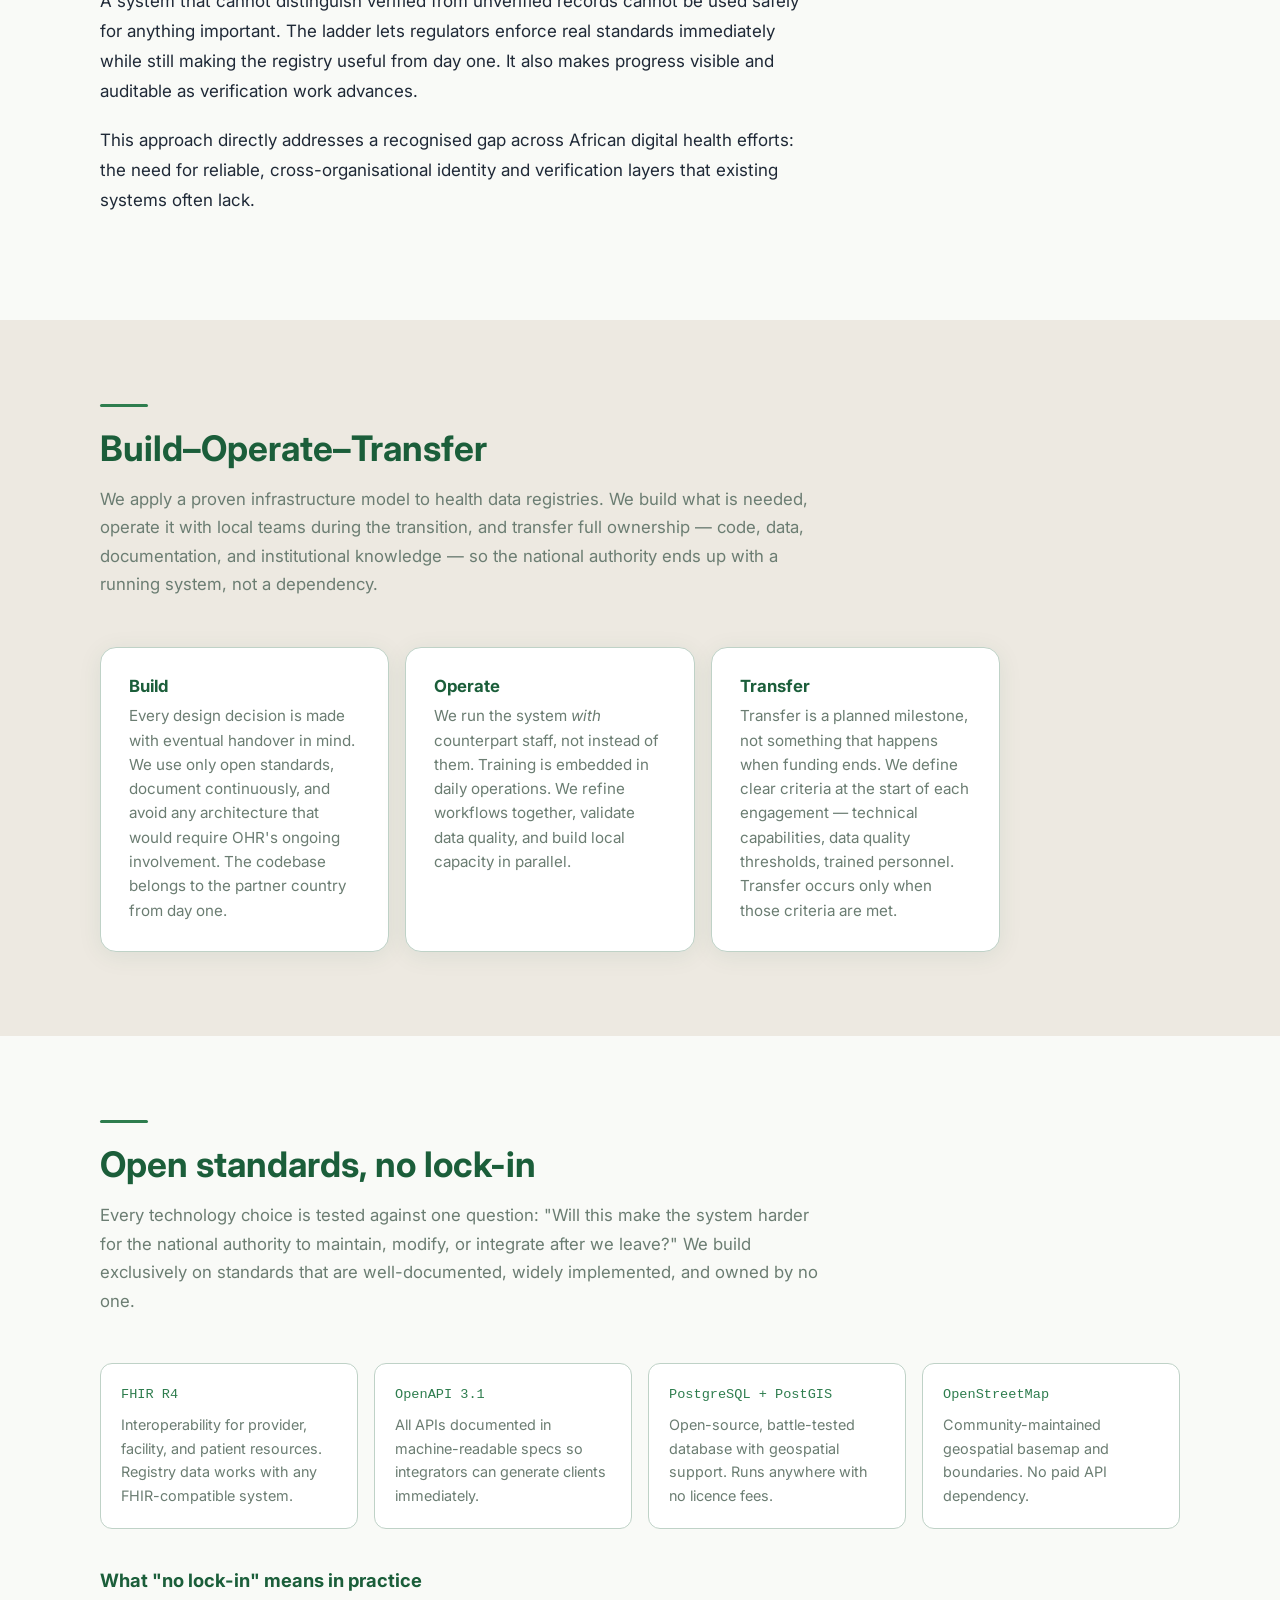
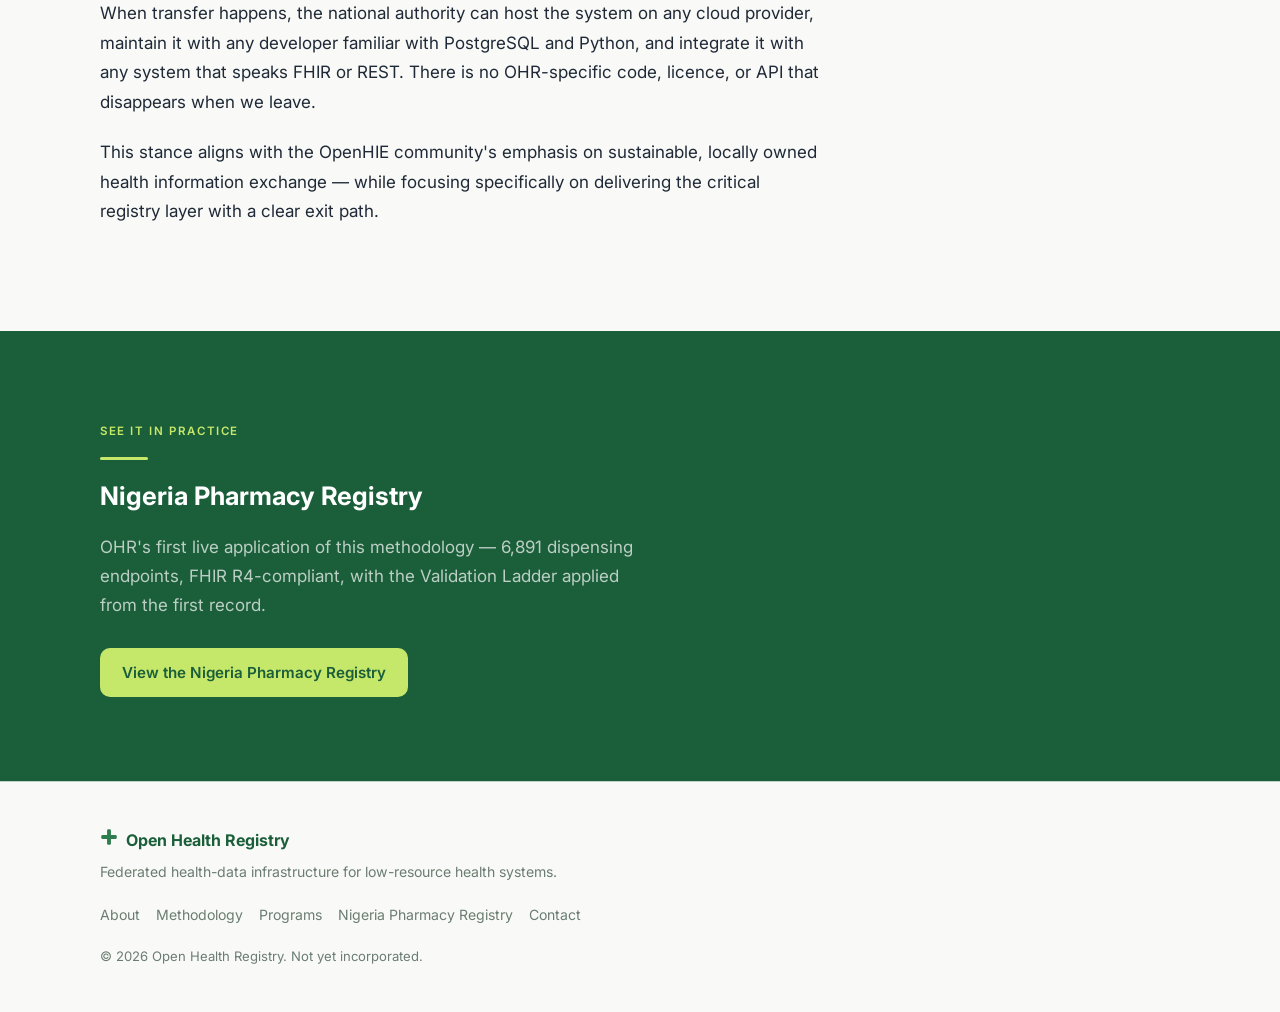
<file: methodology.html>
<!DOCTYPE html>
<html lang="en">
<head>
  <meta charset="UTF-8">
  <meta name="viewport" content="width=device-width, initial-scale=1.0">
  <title>Methodology — Open Health Registry</title>
  <meta name="description" content="OHR's methodology: the Validation Ladder, Build-Operate-Transfer model, and open standards approach to health data infrastructure.">
  <link rel="canonical" href="https://openhealthregistry.org/methodology.html">
  <link rel="preconnect" href="https://fonts.googleapis.com">
  <link rel="preconnect" href="https://fonts.gstatic.com" crossorigin>
  <link href="https://fonts.googleapis.com/css2?family=Inter:wght@400;500;600;700&display=swap" rel="stylesheet">
  <script async src="https://www.googletagmanager.com/gtag/js?id=G-XXXXXXXXXX"></script>
  <script>window.dataLayer=window.dataLayer||[];function gtag(){dataLayer.push(arguments);}gtag('js',new Date());gtag('config','G-XXXXXXXXXX');</script>
  <link rel="stylesheet" href="styles.css">
</head>
<body>

<a class="skip-link" href="#main">Skip to main content</a>

<header class="site-header">
  <div class="container">
    <div class="header-inner">
      <a href="/" class="brand" aria-label="Open Health Registry home">
        <span class="brand-cross" aria-hidden="true">
          <svg viewBox="0 0 28 28" fill="none"><rect x="11" y="2" width="6" height="24" rx="2" fill="currentColor"/><rect x="2" y="11" width="24" height="6" rx="2" fill="currentColor"/></svg>
        </span>
        Open Health Registry
      </a>
      <button class="nav-toggle" aria-label="Toggle navigation" aria-expanded="false">
        <span class="nav-toggle-bar"></span>
        <span class="nav-toggle-bar"></span>
        <span class="nav-toggle-bar"></span>
      </button>
      <nav class="site-nav" aria-label="Primary">
        <a href="/about.html">About</a>
        <a href="/methodology.html">Methodology</a>
        <a href="/programs/">Programs</a>
        <a href="/contact.html" class="nav-cta">Contact</a>
      </nav>
    </div>
  </div>
</header>

<main id="main">
  <section class="page-hero">
    <div class="container">
      <span class="eyebrow">Methodology</span>
      <h1>How we build registries that national systems can actually own and trust.</h1>
      <p>
        Three interlocking ideas guide everything we do: a graduated trust model that
        starts honest and earns confidence progressively, a Build–Operate–Transfer
        operating model that ends with full handover, and a technology stance that
        eliminates vendor lock-in from day one.
      </p>
    </div>
  </section>

  <!-- ── Validation Ladder ─────────────────────────────── -->
  <section class="section">
    <div class="container">
      <div class="section-header reveal">
        <span class="rule"></span>
        <h2>The Validation Ladder</h2>
        <p>
          Registry data is only useful if it is trustworthy. Most health registries
          treat every record as equally valid — which means they are equally suspect.
          OHR's Validation Ladder assigns an explicit, queryable trust level to every
          record based on the strength of supporting evidence.
        </p>
        <p style="margin-top: 12px;">
          Records begin at L0 the moment they are ingested. They rise through
          progressive verification — each level requires harder-to-fake evidence.
          Regulators and integrators can query, filter, and set minimum-level
          requirements for different use cases (e.g., "only L3+ providers may
          receive e-prescriptions").
        </p>
      </div>

      <div class="ladder reveal" style="max-width: 680px;">
        <div class="ladder-rung">
          <div class="ladder-level">L0</div>
          <div class="ladder-body">
            <strong>Mapped</strong>
            <span>Record ingested from any source dataset. Existence asserted, not verified. Useful for planning and gap analysis.</span>
          </div>
        </div>
        <div class="ladder-rung">
          <div class="ladder-level">L1</div>
          <div class="ladder-body">
            <strong>Contact Confirmed</strong>
            <span>Phone, SMS, or in-app reply logged. The provider or facility is reachable.</span>
          </div>
        </div>
        <div class="ladder-rung">
          <div class="ladder-level">L2</div>
          <div class="ladder-body">
            <strong>Evidence Documented</strong>
            <span>GPS coordinates + timestamped field photograph. Physical location matches the record.</span>
          </div>
        </div>
        <div class="ladder-rung">
          <div class="ladder-level">L3</div>
          <div class="ladder-body">
            <strong>Regulator / Partner Verified</strong>
            <span>Cross-referenced with official regulatory data or a trusted partner dataset. Licence or registration confirmed.</span>
          </div>
        </div>
        <div class="ladder-rung">
          <div class="ladder-level">L4</div>
          <div class="ladder-body">
            <strong>High-Assurance</strong>
            <span>In-person audit or biometric check-in. Reserved for highest-stakes uses: controlled substances, prescription routing, and similar.</span>
          </div>
        </div>
      </div>

      <div class="prose reveal" style="margin-top: 40px;">
        <h3>Why graduated trust matters</h3>
        <p>
          A system that cannot distinguish verified from unverified records cannot be
          used safely for anything important. The ladder lets regulators enforce real
          standards immediately while still making the registry useful from day one.
          It also makes progress visible and auditable as verification work advances.
        </p>
        <p>
          This approach directly addresses a recognised gap across African digital health
          efforts: the need for reliable, cross-organisational identity and verification
          layers that existing systems often lack.
        </p>
      </div>
    </div>
  </section>

  <!-- ── BOT model ──────────────────────────────────────── -->
  <section class="section surface">
    <div class="container">
      <div class="section-header reveal">
        <span class="rule"></span>
        <h2>Build–Operate–Transfer</h2>
        <p>
          We apply a proven infrastructure model to health data registries. We build
          what is needed, operate it with local teams during the transition, and
          transfer full ownership — code, data, documentation, and institutional
          knowledge — so the national authority ends up with a running system,
          not a dependency.
        </p>
      </div>

      <div style="display: grid; gap: 16px; grid-template-columns: repeat(auto-fit, minmax(260px, 1fr)); max-width: 900px;" class="reveal">
        <div class="pillar-card">
          <h3>Build</h3>
          <p>
            Every design decision is made with eventual handover in mind. We use only
            open standards, document continuously, and avoid any architecture that
            would require OHR's ongoing involvement. The codebase belongs to the
            partner country from day one.
          </p>
        </div>
        <div class="pillar-card">
          <h3>Operate</h3>
          <p>
            We run the system <em>with</em> counterpart staff, not instead of them.
            Training is embedded in daily operations. We refine workflows together,
            validate data quality, and build local capacity in parallel.
          </p>
        </div>
        <div class="pillar-card">
          <h3>Transfer</h3>
          <p>
            Transfer is a planned milestone, not something that happens when funding
            ends. We define clear criteria at the start of each engagement — technical
            capabilities, data quality thresholds, trained personnel. Transfer occurs
            only when those criteria are met.
          </p>
        </div>
      </div>
    </div>
  </section>

  <!-- ── Open Standards ────────────────────────────────── -->
  <section class="section">
    <div class="container">
      <div class="section-header reveal">
        <span class="rule"></span>
        <h2>Open standards, no lock-in</h2>
        <p>
          Every technology choice is tested against one question: "Will this make
          the system harder for the national authority to maintain, modify, or
          integrate after we leave?" We build exclusively on standards that are
          well-documented, widely implemented, and owned by no one.
        </p>
      </div>

      <div class="standards-grid reveal">
        <div class="standard-item">
          <code>FHIR R4</code>
          <p>Interoperability for provider, facility, and patient resources. Registry data works with any FHIR-compatible system.</p>
        </div>
        <div class="standard-item">
          <code>OpenAPI 3.1</code>
          <p>All APIs documented in machine-readable specs so integrators can generate clients immediately.</p>
        </div>
        <div class="standard-item">
          <code>PostgreSQL + PostGIS</code>
          <p>Open-source, battle-tested database with geospatial support. Runs anywhere with no licence fees.</p>
        </div>
        <div class="standard-item">
          <code>OpenStreetMap</code>
          <p>Community-maintained geospatial basemap and boundaries. No paid API dependency.</p>
        </div>
      </div>

      <div class="prose reveal" style="margin-top: 40px;">
        <h3>What "no lock-in" means in practice</h3>
        <p>
          When transfer happens, the national authority can host the system on any
          cloud provider, maintain it with any developer familiar with PostgreSQL
          and Python, and integrate it with any system that speaks FHIR or REST.
          There is no OHR-specific code, licence, or API that disappears when we leave.
        </p>
        <p>
          This stance aligns with the OpenHIE community's emphasis on sustainable,
          locally owned health information exchange — while focusing specifically on
          delivering the critical registry layer with a clear exit path.
        </p>
      </div>
    </div>
  </section>

  <!-- ── CTA ──────────────────────────────────────────── -->
  <section class="section navy">
    <div class="container">
      <div style="max-width: 560px;" class="reveal">
        <span class="eyebrow">See it in practice</span>
        <span class="rule" style="background: var(--teal-soft);"></span>
        <h2>Nigeria Pharmacy Registry</h2>
        <p style="color: rgba(255,255,255,0.7); margin-bottom: 28px; line-height: 1.7;">
          OHR's first live application of this methodology — 6,891 dispensing endpoints,
          FHIR R4-compliant, with the Validation Ladder applied from the first record.
        </p>
        <a href="/programs/nigeria-pharmacy-registry.html" class="button primary">View the Nigeria Pharmacy Registry</a>
      </div>
    </div>
  </section>
</main>

<footer class="site-footer">
  <div class="container">
    <div class="footer-inner">
      <div>
        <div class="footer-brand">
          <span style="color: var(--teal);" aria-hidden="true">
            <svg width="18" height="18" viewBox="0 0 28 28" fill="none"><rect x="11" y="2" width="6" height="24" rx="2" fill="currentColor"/><rect x="2" y="11" width="24" height="6" rx="2" fill="currentColor"/></svg>
          </span>
          Open Health Registry
        </div>
        <p class="footer-tagline">Federated health-data infrastructure for low-resource health systems.</p>
      </div>
      <nav class="footer-links" aria-label="Footer">
        <a href="/about.html">About</a>
        <a href="/methodology.html">Methodology</a>
        <a href="/programs/">Programs</a>
        <a href="/programs/nigeria-pharmacy-registry.html">Nigeria Pharmacy Registry</a>
        <a href="/contact.html">Contact</a>
      </nav>
      <p class="footer-copy">&copy; <span id="yr"></span> Open Health Registry. Not yet incorporated.</p>
    </div>
  </div>
</footer>

<script>document.getElementById("yr").textContent = new Date().getFullYear();</script>
<script src="script.js"></script>
</body>
</html>
</file>
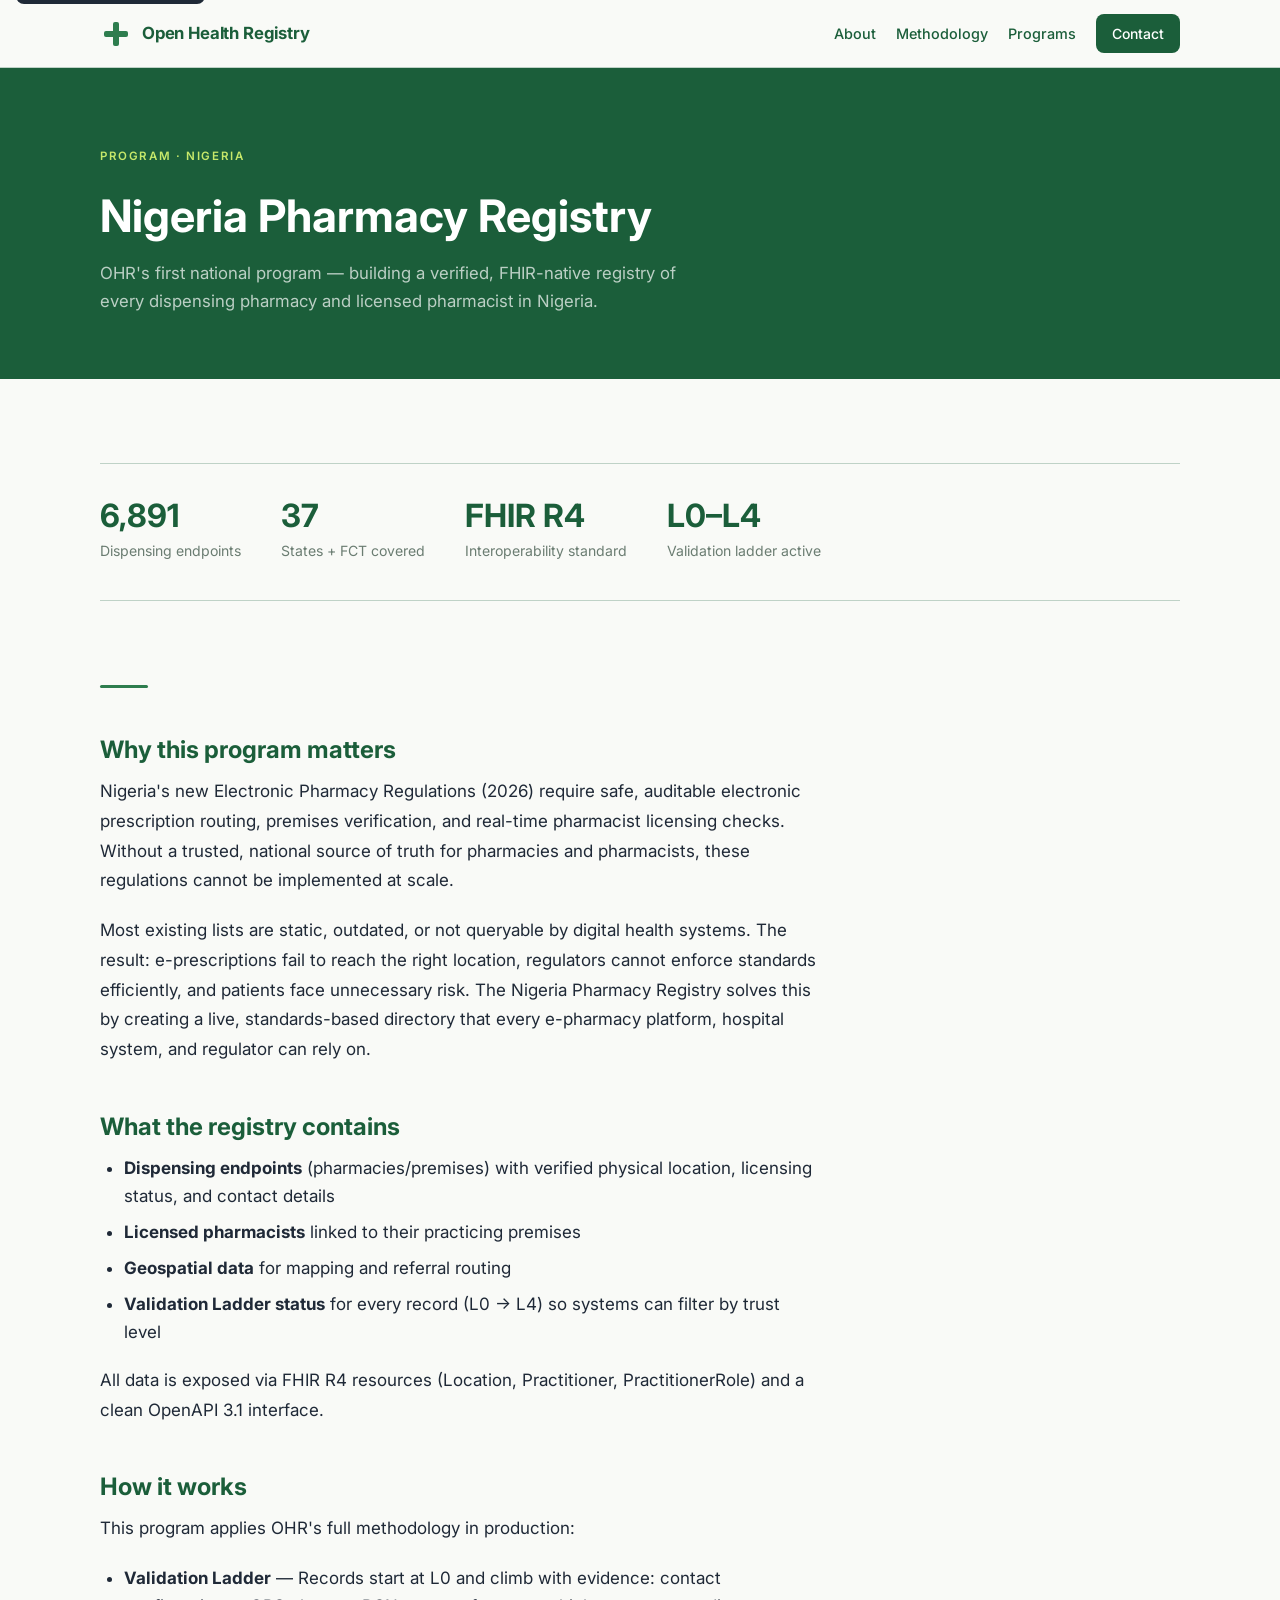
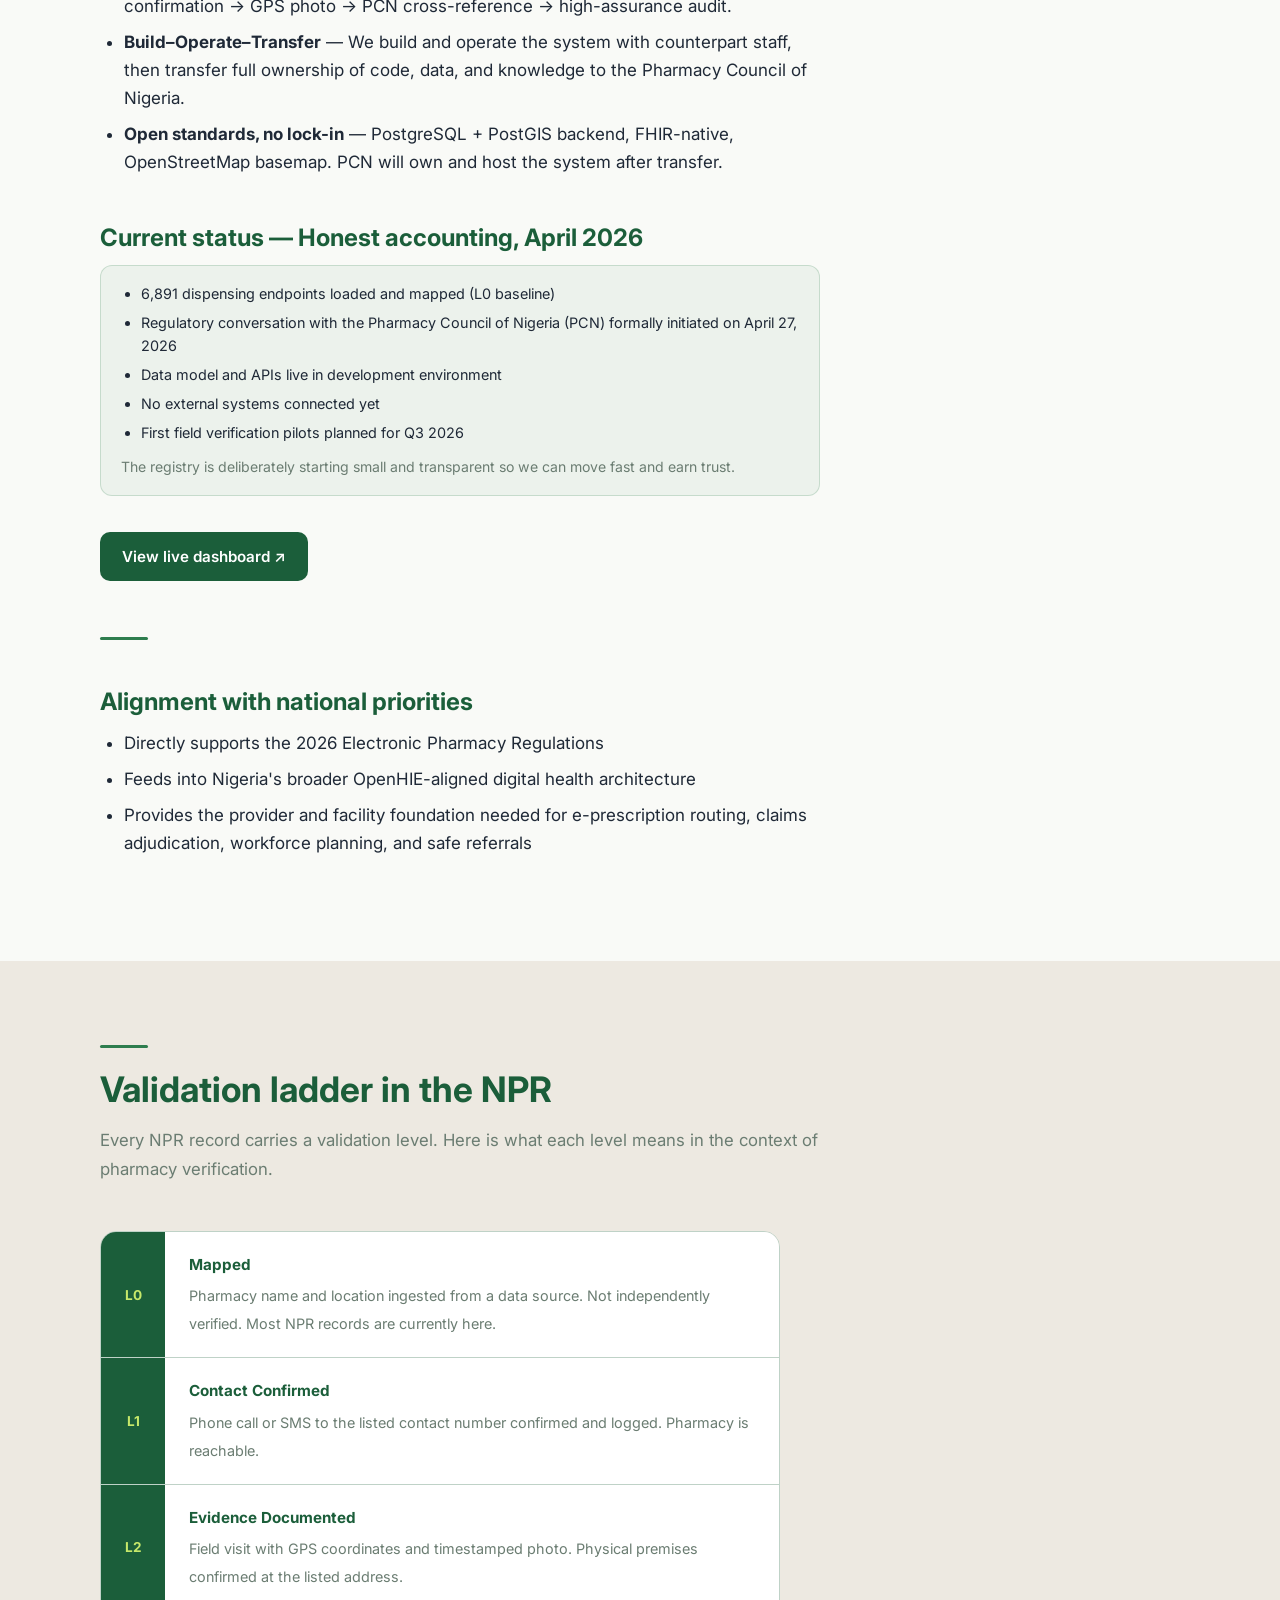
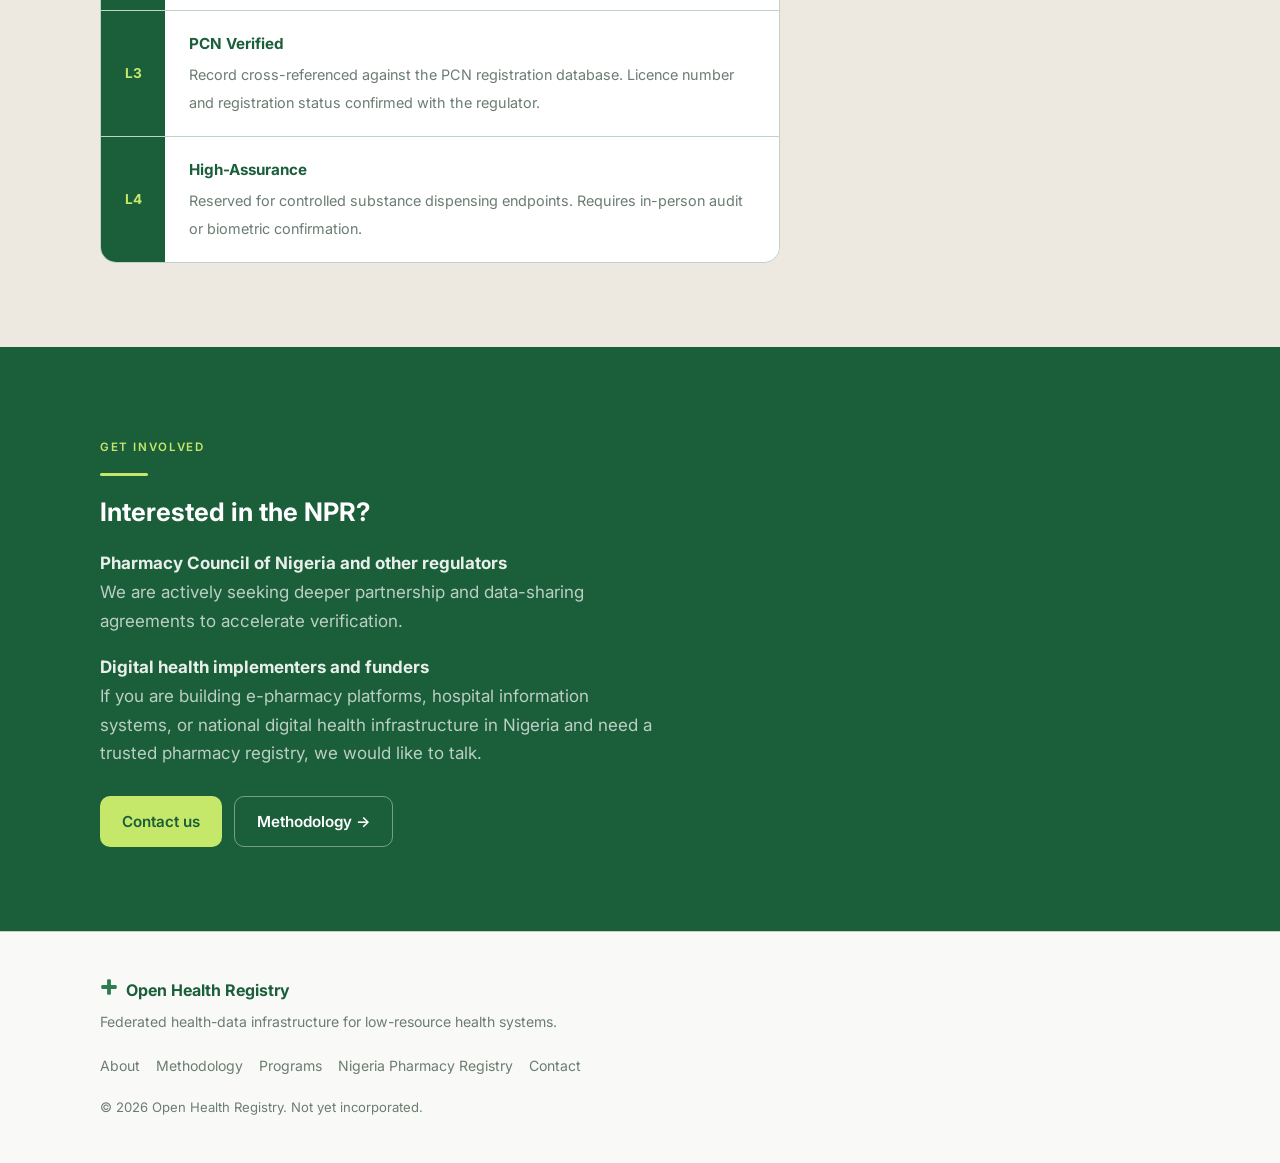
<file: programs/nigeria-pharmacy-registry.html>
<!DOCTYPE html>
<html lang="en">
<head>
  <meta charset="UTF-8">
  <meta name="viewport" content="width=device-width, initial-scale=1.0">
  <title>Nigeria Pharmacy Registry — Open Health Registry</title>
  <meta name="description" content="A national registry of 6,891 licensed pharmacy dispensing endpoints across all 36 Nigerian states and the FCT. FHIR R4-compliant, validation-ladder-based.">
  <link rel="canonical" href="https://openhealthregistry.org/programs/nigeria-pharmacy-registry.html">
  <link rel="preconnect" href="https://fonts.googleapis.com">
  <link rel="preconnect" href="https://fonts.gstatic.com" crossorigin>
  <link href="https://fonts.googleapis.com/css2?family=Inter:wght@400;500;600;700&display=swap" rel="stylesheet">
  <script async src="https://www.googletagmanager.com/gtag/js?id=G-XXXXXXXXXX"></script>
  <script>window.dataLayer=window.dataLayer||[];function gtag(){dataLayer.push(arguments);}gtag('js',new Date());gtag('config','G-XXXXXXXXXX');</script>
  <link rel="stylesheet" href="../styles.css">
</head>
<body>

<a class="skip-link" href="#main">Skip to main content</a>

<header class="site-header">
  <div class="container">
    <div class="header-inner">
      <a href="/" class="brand" aria-label="Open Health Registry home">
        <span class="brand-cross" aria-hidden="true">
          <svg viewBox="0 0 28 28" fill="none"><rect x="11" y="2" width="6" height="24" rx="2" fill="currentColor"/><rect x="2" y="11" width="24" height="6" rx="2" fill="currentColor"/></svg>
        </span>
        Open Health Registry
      </a>
      <button class="nav-toggle" aria-label="Toggle navigation" aria-expanded="false">
        <span class="nav-toggle-bar"></span>
        <span class="nav-toggle-bar"></span>
        <span class="nav-toggle-bar"></span>
      </button>
      <nav class="site-nav" aria-label="Primary">
        <a href="/about.html">About</a>
        <a href="/methodology.html">Methodology</a>
        <a href="/programs/">Programs</a>
        <a href="/contact.html" class="nav-cta">Contact</a>
      </nav>
    </div>
  </div>
</header>

<main id="main">
  <section class="page-hero">
    <div class="container">
      <span class="eyebrow">Program · Nigeria</span>
      <h1>Nigeria Pharmacy Registry</h1>
      <p>
        OHR's first national program — building a verified, FHIR-native registry
        of every dispensing pharmacy and licensed pharmacist in Nigeria.
      </p>
    </div>
  </section>

  <!-- ── Stat bar ──────────────────────────────────────── -->
  <section class="section" style="padding-bottom: 0;">
    <div class="container">
      <div class="stat-bar reveal">
        <div class="stat-item">
          <strong>6,891</strong>
          <span>Dispensing endpoints</span>
        </div>
        <div class="stat-item">
          <strong>37</strong>
          <span>States + FCT covered</span>
        </div>
        <div class="stat-item">
          <strong>FHIR R4</strong>
          <span>Interoperability standard</span>
        </div>
        <div class="stat-item">
          <strong>L0–L4</strong>
          <span>Validation ladder active</span>
        </div>
      </div>
    </div>
  </section>

  <!-- ── About the program ─────────────────────────────── -->
  <section class="section">
    <div class="container">
      <div class="prose reveal">
        <span class="rule"></span>
        <h2>Why this program matters</h2>
        <p>
          Nigeria's new Electronic Pharmacy Regulations (2026) require safe, auditable
          electronic prescription routing, premises verification, and real-time
          pharmacist licensing checks. Without a trusted, national source of truth for
          pharmacies and pharmacists, these regulations cannot be implemented at scale.
        </p>
        <p>
          Most existing lists are static, outdated, or not queryable by digital health
          systems. The result: e-prescriptions fail to reach the right location,
          regulators cannot enforce standards efficiently, and patients face unnecessary
          risk. The Nigeria Pharmacy Registry solves this by creating a live,
          standards-based directory that every e-pharmacy platform, hospital system,
          and regulator can rely on.
        </p>

        <h2>What the registry contains</h2>
        <ul>
          <li><strong>Dispensing endpoints</strong> (pharmacies/premises) with verified physical location, licensing status, and contact details</li>
          <li><strong>Licensed pharmacists</strong> linked to their practicing premises</li>
          <li><strong>Geospatial data</strong> for mapping and referral routing</li>
          <li><strong>Validation Ladder status</strong> for every record (L0 → L4) so systems can filter by trust level</li>
        </ul>
        <p>
          All data is exposed via FHIR R4 resources (Location, Practitioner,
          PractitionerRole) and a clean OpenAPI 3.1 interface.
        </p>

        <h2>How it works</h2>
        <p>This program applies OHR's full methodology in production:</p>
        <ul>
          <li><strong>Validation Ladder</strong> — Records start at L0 and climb with evidence: contact confirmation → GPS photo → PCN cross-reference → high-assurance audit.</li>
          <li><strong>Build–Operate–Transfer</strong> — We build and operate the system with counterpart staff, then transfer full ownership of code, data, and knowledge to the Pharmacy Council of Nigeria.</li>
          <li><strong>Open standards, no lock-in</strong> — PostgreSQL + PostGIS backend, FHIR-native, OpenStreetMap basemap. PCN will own and host the system after transfer.</li>
        </ul>

        <h2>Current status — Honest accounting, April 2026</h2>
      </div>

      <div class="status-notice reveal" style="max-width: var(--content-column); margin-top: 0;">
        <ul style="margin: 0; padding-left: 20px; display: grid; gap: 6px;">
          <li>6,891 dispensing endpoints loaded and mapped (L0 baseline)</li>
          <li>Regulatory conversation with the Pharmacy Council of Nigeria (PCN) formally initiated on April 27, 2026</li>
          <li>Data model and APIs live in development environment</li>
          <li>No external systems connected yet</li>
          <li>First field verification pilots planned for Q3 2026</li>
        </ul>
        <p style="margin: 12px 0 0; color: var(--muted); font-size: 0.88rem;">The registry is deliberately starting small and transparent so we can move fast and earn trust.</p>
      </div>

      <div class="reveal" style="margin-top: 36px;">
        <a href="https://npr.openhealthregistry.org" class="button filled" target="_blank" rel="noopener">
          View live dashboard ↗
        </a>
      </div>

      <div class="prose reveal" style="margin-top: 56px;">
        <span class="rule"></span>
        <h2>Alignment with national priorities</h2>
        <ul>
          <li>Directly supports the 2026 Electronic Pharmacy Regulations</li>
          <li>Feeds into Nigeria's broader OpenHIE-aligned digital health architecture</li>
          <li>Provides the provider and facility foundation needed for e-prescription routing, claims adjudication, workforce planning, and safe referrals</li>
        </ul>
      </div>
    </div>
  </section>

  <!-- ── How the ladder applies ────────────────────────── -->
  <section class="section surface">
    <div class="container">
      <div class="section-header reveal">
        <span class="rule"></span>
        <h2>Validation ladder in the NPR</h2>
        <p>
          Every NPR record carries a validation level. Here is what each level
          means in the context of pharmacy verification.
        </p>
      </div>

      <div class="ladder reveal" style="max-width: 680px;">
        <div class="ladder-rung">
          <div class="ladder-level">L0</div>
          <div class="ladder-body">
            <strong>Mapped</strong>
            <span>Pharmacy name and location ingested from a data source. Not independently verified. Most NPR records are currently here.</span>
          </div>
        </div>
        <div class="ladder-rung">
          <div class="ladder-level">L1</div>
          <div class="ladder-body">
            <strong>Contact Confirmed</strong>
            <span>Phone call or SMS to the listed contact number confirmed and logged. Pharmacy is reachable.</span>
          </div>
        </div>
        <div class="ladder-rung">
          <div class="ladder-level">L2</div>
          <div class="ladder-body">
            <strong>Evidence Documented</strong>
            <span>Field visit with GPS coordinates and timestamped photo. Physical premises confirmed at the listed address.</span>
          </div>
        </div>
        <div class="ladder-rung">
          <div class="ladder-level">L3</div>
          <div class="ladder-body">
            <strong>PCN Verified</strong>
            <span>Record cross-referenced against the PCN registration database. Licence number and registration status confirmed with the regulator.</span>
          </div>
        </div>
        <div class="ladder-rung">
          <div class="ladder-level">L4</div>
          <div class="ladder-body">
            <strong>High-Assurance</strong>
            <span>Reserved for controlled substance dispensing endpoints. Requires in-person audit or biometric confirmation.</span>
          </div>
        </div>
      </div>
    </div>
  </section>

  <!-- ── CTA ──────────────────────────────────────────── -->
  <section class="section navy">
    <div class="container">
      <div style="max-width: 560px;" class="reveal">
        <span class="eyebrow">Get involved</span>
        <span class="rule" style="background: var(--teal-soft);"></span>
        <h2>Interested in the NPR?</h2>
        <p style="color: rgba(255,255,255,0.7); margin-bottom: 8px; line-height: 1.7;">
          <strong style="color: rgba(255,255,255,0.9);">Pharmacy Council of Nigeria and other regulators</strong><br>
          We are actively seeking deeper partnership and data-sharing agreements to accelerate verification.
        </p>
        <p style="color: rgba(255,255,255,0.7); margin-bottom: 28px; line-height: 1.7;">
          <strong style="color: rgba(255,255,255,0.9);">Digital health implementers and funders</strong><br>
          If you are building e-pharmacy platforms, hospital information systems, or national digital health infrastructure in Nigeria and need a trusted pharmacy registry, we would like to talk.
        </p>
        <div style="display: flex; gap: 12px; flex-wrap: wrap;">
          <a href="/contact.html" class="button primary">Contact us</a>
          <a href="/methodology.html" class="button outline">Methodology →</a>
        </div>
      </div>
    </div>
  </section>
</main>

<footer class="site-footer">
  <div class="container">
    <div class="footer-inner">
      <div>
        <div class="footer-brand">
          <span style="color: var(--teal);" aria-hidden="true">
            <svg width="18" height="18" viewBox="0 0 28 28" fill="none"><rect x="11" y="2" width="6" height="24" rx="2" fill="currentColor"/><rect x="2" y="11" width="24" height="6" rx="2" fill="currentColor"/></svg>
          </span>
          Open Health Registry
        </div>
        <p class="footer-tagline">Federated health-data infrastructure for low-resource health systems.</p>
      </div>
      <nav class="footer-links" aria-label="Footer">
        <a href="/about.html">About</a>
        <a href="/methodology.html">Methodology</a>
        <a href="/programs/">Programs</a>
        <a href="/programs/nigeria-pharmacy-registry.html">Nigeria Pharmacy Registry</a>
        <a href="/contact.html">Contact</a>
      </nav>
      <p class="footer-copy">&copy; <span id="yr"></span> Open Health Registry. Not yet incorporated.</p>
    </div>
  </div>
</footer>

<script>document.getElementById("yr").textContent = new Date().getFullYear();</script>
<script src="../script.js"></script>
</body>
</html>
</file>
<file: styles.css>
:root {
  color-scheme: light;
  --bg: #F9FAF7;              /* Warm White */
  --surface: #EDE9E1;         /* Sand */
  --ink: #1F2937;             /* Deep Charcoal */
  --body: #1F2937;            /* Deep Charcoal */
  --muted: #6B7D72;           /* Slate Green */
  --brand-navy: #1B5E3A;      /* Forest Green */
  --brand-navy-rgb: 27, 94, 58;
  --teal: #2E7D4E;            /* Heritage Green */
  --teal-rgb: 46, 125, 78;
  --teal-soft: #C6E86A;       /* Lemon Green */
  --lemon-zest: #F4F97C;      /* Lemon Zest */
  --sage: #BFD2C7;            /* Sage */
  --white-rgb: 255, 255, 255;
  --border: #BFD2C7;          /* Sage */
  --shadow: 0 4px 24px rgba(27, 94, 58, 0.08);
  --radius: 16px;
  --container: 1080px;
  --content-column: 720px;
  --gap: 24px;
  font-synthesis: none;
  text-rendering: optimizeLegibility;
  -webkit-font-smoothing: antialiased;
}

*,
*::before,
*::after {
  box-sizing: border-box;
}

html {
  scroll-behavior: smooth;
}

body {
  margin: 0;
  font-family: "Inter", system-ui, -apple-system, sans-serif;
  font-size: 17px;
  color: var(--body);
  background: var(--bg);
  line-height: 1.65;
}

a {
  color: inherit;
  text-decoration: none;
}

img {
  max-width: 100%;
  display: block;
}

h1, h2, h3, h4 {
  font-family: "Inter", system-ui, sans-serif;
  color: var(--brand-navy);
  line-height: 1.2;
}

.sr-only {
  position: absolute;
  width: 1px;
  height: 1px;
  padding: 0;
  margin: -1px;
  overflow: hidden;
  clip: rect(0, 0, 0, 0);
  border: 0;
}

/* ── Layout ──────────────────────────────────────────── */

.container {
  width: min(100% - 32px, var(--container));
  margin: 0 auto;
}

.skip-link {
  position: absolute;
  top: -40px;
  left: 16px;
  background: var(--ink);
  color: white;
  padding: 8px 12px;
  border-radius: 8px;
  transition: top 0.2s ease;
  z-index: 999;
}

.skip-link:focus {
  top: 16px;
}

/* ── Header / Nav ────────────────────────────────────── */

.site-header {
  position: sticky;
  top: 0;
  background: rgba(249, 250, 247, 0.95);
  border-bottom: 1px solid var(--border);
  backdrop-filter: blur(10px);
  z-index: 50;
}

.header-inner {
  display: flex;
  align-items: center;
  justify-content: space-between;
  gap: var(--gap);
  padding: 14px 0;
}

.brand {
  display: flex;
  align-items: center;
  gap: 10px;
  font-weight: 700;
  color: var(--brand-navy);
  font-size: 1.05rem;
  letter-spacing: -0.01em;
  flex: 0 0 auto;
}

.brand-cross {
  display: inline-flex;
  align-items: center;
  justify-content: center;
  width: 32px;
  height: 32px;
  color: var(--teal);
}

.brand-cross svg {
  width: 28px;
  height: 28px;
}

.site-nav {
  display: flex;
  align-items: center;
  gap: 20px;
}

.site-nav a {
  font-size: 0.9rem;
  color: var(--brand-navy);
  font-weight: 500;
  transition: color 0.15s;
}

.site-nav a:hover,
.site-nav a:focus {
  color: var(--teal);
}

.nav-cta {
  background: var(--brand-navy);
  color: white !important;
  padding: 8px 16px;
  border-radius: 8px;
  font-size: 0.875rem !important;
  transition: background 0.15s !important;
}

.nav-cta:hover {
  background: #164f2e !important;
  color: white !important;
}

.nav-toggle {
  display: none;
  background: none;
  border: 1px solid var(--border);
  border-radius: 10px;
  padding: 8px 10px;
  cursor: pointer;
}

.nav-toggle-bar {
  display: block;
  width: 18px;
  height: 2px;
  margin: 4px 0;
  background: var(--ink);
  border-radius: 2px;
}

/* ── Hero ────────────────────────────────────────────── */

.hero {
  background: var(--brand-navy);
  color: white;
  padding: 100px 0 88px;
}

.hero-inner {
  max-width: var(--content-column);
}

.eyebrow {
  display: inline-block;
  text-transform: uppercase;
  letter-spacing: 0.14em;
  font-size: 0.72rem;
  font-weight: 600;
  color: var(--teal-soft);
  margin-bottom: 16px;
}

.hero h1 {
  font-size: clamp(2.2rem, 4vw, 3.2rem);
  line-height: 1.1;
  color: white;
  margin: 0 0 20px;
}

.hero-sub {
  font-size: 1.15rem;
  color: rgba(255,255,255,0.75);
  margin: 0 0 32px;
  max-width: 600px;
  line-height: 1.6;
}

.hero-actions {
  display: flex;
  flex-wrap: wrap;
  gap: 12px;
}

/* ── Buttons ─────────────────────────────────────────── */

.button {
  display: inline-flex;
  align-items: center;
  justify-content: center;
  padding: 12px 22px;
  border-radius: 10px;
  font-weight: 600;
  font-size: 0.95rem;
  transition: transform 0.15s ease, box-shadow 0.15s ease, background 0.15s ease;
  cursor: pointer;
  border: none;
}

.button.primary {
  background: var(--teal-soft);
  color: var(--brand-navy);
}

.button.primary:hover {
  transform: translateY(-1px);
  box-shadow: 0 6px 20px rgba(0,0,0,0.15);
}

.button.outline {
  background: transparent;
  color: white;
  border: 1px solid rgba(255,255,255,0.4);
}

.button.outline:hover {
  background: rgba(255,255,255,0.08);
  transform: translateY(-1px);
}

.button.filled {
  background: var(--brand-navy);
  color: white;
}

.button.filled:hover {
  background: #164f2e;
  transform: translateY(-1px);
}

.button.teal {
  background: var(--teal);
  color: white;
}

.button.teal:hover {
  background: #255f3b;
  transform: translateY(-1px);
}

/* ── Sections ────────────────────────────────────────── */

.section {
  padding: 84px 0;
}

.section.surface {
  background: var(--surface);
}

.section.navy {
  background: var(--brand-navy);
  color: white;
}

.section.navy h2,
.section.navy h3 {
  color: white;
}

.section.navy .eyebrow {
  color: var(--teal-soft);
}

.section-header {
  max-width: var(--content-column);
  margin: 0 0 48px;
}

.section-header h2 {
  font-size: clamp(1.6rem, 3vw, 2.2rem);
  margin: 8px 0 16px;
}

.section-header p {
  font-size: 1.05rem;
  color: var(--muted);
  margin: 0;
  line-height: 1.7;
}

.section.navy .section-header p {
  color: rgba(255,255,255,0.65);
}

/* ── Rule divider ────────────────────────────────────── */

.rule {
  display: block;
  width: 48px;
  height: 3px;
  background: var(--teal);
  border-radius: 999px;
  margin: 0 0 20px;
}

/* ── Three-pillar grid ───────────────────────────────── */

.pillar-grid {
  display: grid;
  gap: 20px;
  grid-template-columns: repeat(auto-fit, minmax(240px, 1fr));
}

.pillar-card {
  background: white;
  border: 1px solid var(--border);
  border-radius: var(--radius);
  padding: 28px;
  box-shadow: var(--shadow);
}

.pillar-icon {
  width: 44px;
  height: 44px;
  border-radius: 12px;
  background: rgba(var(--teal-rgb), 0.1);
  color: var(--teal);
  display: inline-flex;
  align-items: center;
  justify-content: center;
  margin-bottom: 16px;
}

.pillar-icon svg {
  width: 22px;
  height: 22px;
}

.pillar-card h3 {
  font-size: 1.05rem;
  margin: 0 0 8px;
}

.pillar-card p {
  margin: 0;
  color: var(--muted);
  font-size: 0.95rem;
  line-height: 1.6;
}

/* ── BOT model ───────────────────────────────────────── */

.bot-steps {
  display: grid;
  gap: 0;
  counter-reset: bot;
}

.bot-step {
  display: grid;
  grid-template-columns: 56px 1fr;
  gap: 20px;
  padding: 28px 0;
  border-bottom: 1px solid rgba(255,255,255,0.1);
}

.bot-step:last-child {
  border-bottom: none;
}

.bot-num {
  width: 40px;
  height: 40px;
  border-radius: 50%;
  border: 2px solid var(--teal);
  color: var(--teal-soft);
  font-weight: 700;
  font-size: 0.9rem;
  display: inline-flex;
  align-items: center;
  justify-content: center;
  flex-shrink: 0;
  margin-top: 2px;
}

.bot-step h3 {
  font-size: 1rem;
  margin: 0 0 6px;
  color: white;
}

.bot-step p {
  margin: 0;
  color: rgba(255,255,255,0.65);
  font-size: 0.95rem;
  line-height: 1.6;
}

/* ── Programs strip ──────────────────────────────────── */

.program-card {
  background: white;
  border: 1px solid var(--border);
  border-radius: var(--radius);
  padding: 28px 32px;
  box-shadow: var(--shadow);
  display: grid;
  gap: 12px;
}

.program-card-header {
  display: flex;
  align-items: flex-start;
  justify-content: space-between;
  gap: 16px;
}

.program-tag {
  display: inline-block;
  font-size: 0.72rem;
  font-weight: 600;
  text-transform: uppercase;
  letter-spacing: 0.1em;
  padding: 4px 10px;
  border-radius: 999px;
  background: rgba(var(--teal-rgb), 0.1);
  color: var(--teal);
}

.program-tag.planned {
  background: rgba(var(--brand-navy-rgb), 0.07);
  color: var(--muted);
}

.program-card h3 {
  font-size: 1.15rem;
  margin: 0;
}

.program-card p {
  margin: 0;
  color: var(--muted);
  font-size: 0.95rem;
  line-height: 1.6;
}

.program-stat {
  font-size: 0.88rem;
  color: var(--muted);
  border-top: 1px solid var(--border);
  padding-top: 12px;
  margin-top: 4px;
}

.text-link {
  color: var(--teal);
  font-weight: 600;
  font-size: 0.9rem;
  display: inline-flex;
  align-items: center;
  gap: 4px;
  transition: color 0.15s;
}

.text-link:hover {
  color: #255f3b;
}

/* ── Validation ladder ───────────────────────────────── */

.ladder {
  display: grid;
  gap: 0;
  border: 1px solid var(--border);
  border-radius: var(--radius);
  overflow: hidden;
}

.ladder-rung {
  display: grid;
  grid-template-columns: 64px 1fr;
  gap: 0;
  border-bottom: 1px solid var(--border);
}

.ladder-rung:last-child {
  border-bottom: none;
}

.ladder-level {
  background: var(--brand-navy);
  color: var(--teal-soft);
  font-weight: 700;
  font-size: 0.85rem;
  display: flex;
  align-items: center;
  justify-content: center;
  padding: 20px 0;
}

.ladder-body {
  padding: 20px 24px;
  background: white;
}

.ladder-body strong {
  display: block;
  color: var(--brand-navy);
  margin-bottom: 4px;
  font-size: 0.95rem;
}

.ladder-body span {
  color: var(--muted);
  font-size: 0.9rem;
}

/* ── Page hero (inner pages) ─────────────────────────── */

.page-hero {
  background: var(--brand-navy);
  color: white;
  padding: 72px 0 64px;
}

.page-hero .eyebrow {
  color: var(--teal-soft);
}

.page-hero h1 {
  color: white;
  font-size: clamp(1.8rem, 3.5vw, 2.8rem);
  margin: 8px 0 16px;
}

.page-hero p {
  color: rgba(255,255,255,0.7);
  font-size: 1.05rem;
  max-width: 600px;
  margin: 0;
  line-height: 1.65;
}

/* ── Prose / content pages ───────────────────────────── */

.prose {
  max-width: var(--content-column);
}

.prose h2 {
  font-size: 1.5rem;
  margin: 48px 0 12px;
}

.prose h2:first-child {
  margin-top: 0;
}

.prose h3 {
  font-size: 1.15rem;
  margin: 32px 0 8px;
}

.prose p {
  margin: 0 0 20px;
  line-height: 1.75;
}

.prose ul {
  padding-left: 24px;
  margin: 0 0 20px;
}

.prose li {
  margin-bottom: 8px;
  line-height: 1.65;
}

/* ── Standards grid ──────────────────────────────────── */

.standards-grid {
  display: grid;
  gap: 16px;
  grid-template-columns: repeat(auto-fit, minmax(200px, 1fr));
}

.standard-item {
  background: white;
  border: 1px solid var(--border);
  border-radius: 12px;
  padding: 20px;
}

.standard-item code {
  display: block;
  font-family: "Menlo", "Monaco", monospace;
  font-size: 0.85rem;
  color: var(--teal);
  margin-bottom: 6px;
}

.standard-item p {
  margin: 0;
  font-size: 0.9rem;
  color: var(--muted);
}

/* ── Contact form ────────────────────────────────────── */

.contact-layout {
  display: grid;
  gap: 48px;
  grid-template-columns: 1fr 1.4fr;
  align-items: start;
}

.contact-info h2 {
  font-size: 1.6rem;
  margin: 8px 0 16px;
}

.contact-info p {
  color: var(--muted);
  line-height: 1.7;
  margin: 0 0 24px;
}

.contact-detail {
  display: flex;
  align-items: center;
  gap: 10px;
  font-size: 0.9rem;
  color: var(--muted);
  margin-bottom: 10px;
}

.contact-detail a {
  color: var(--teal);
}

.contact-form {
  background: white;
  border: 1px solid var(--border);
  border-radius: var(--radius);
  padding: 32px;
  box-shadow: var(--shadow);
  display: grid;
  gap: 18px;
}

.form-row {
  display: grid;
  gap: 18px;
  grid-template-columns: 1fr 1fr;
}

label {
  display: grid;
  gap: 6px;
  font-weight: 600;
  font-size: 0.875rem;
  color: var(--brand-navy);
}

input,
textarea,
select {
  padding: 11px 14px;
  border-radius: 10px;
  border: 1px solid var(--border);
  font-family: inherit;
  font-size: 0.95rem;
  color: var(--ink);
  background: var(--bg);
  transition: border-color 0.15s;
}

input:focus,
textarea:focus,
select:focus {
  outline: none;
  border-color: var(--teal);
}

textarea {
  resize: vertical;
  min-height: 120px;
}

.form-note {
  font-size: 0.82rem;
  color: var(--muted);
  margin: 0;
}

.form-status {
  font-size: 0.9rem;
  color: var(--teal);
  margin: 0;
  min-height: 1.2em;
}

.form-status.is-error {
  color: #ef4444;
}

/* ── About / founder ─────────────────────────────────── */

.founder-block {
  display: grid;
  grid-template-columns: auto 1fr;
  gap: 28px;
  align-items: start;
  background: white;
  border: 1px solid var(--border);
  border-radius: var(--radius);
  padding: 28px;
  box-shadow: var(--shadow);
}

.founder-photo {
  width: 100px;
  height: 130px;
  border-radius: 14px;
  overflow: hidden;
  background: var(--surface);
  border: 1px solid var(--border);
  flex-shrink: 0;
}

.founder-photo img {
  width: 100%;
  height: 100%;
  object-fit: cover;
  object-position: center top;
}

.founder-name {
  font-weight: 700;
  font-size: 1.05rem;
  color: var(--brand-navy);
  margin: 0 0 4px;
}

.founder-title {
  color: var(--muted);
  font-size: 0.9rem;
  margin: 0 0 12px;
}

.founder-bio {
  color: var(--body);
  font-size: 0.95rem;
  line-height: 1.7;
  margin: 0;
}

/* ── Stat bar ────────────────────────────────────────── */

.stat-bar {
  display: flex;
  flex-wrap: wrap;
  gap: 40px;
  padding: 36px 0;
  border-top: 1px solid var(--border);
  border-bottom: 1px solid var(--border);
}

.stat-item strong {
  display: block;
  font-size: 2rem;
  font-weight: 700;
  color: var(--brand-navy);
  line-height: 1;
  margin-bottom: 4px;
}

.stat-item span {
  font-size: 0.88rem;
  color: var(--muted);
}

/* ── Status notice ───────────────────────────────────── */

.status-notice {
  background: rgba(var(--teal-rgb), 0.06);
  border: 1px solid rgba(var(--teal-rgb), 0.2);
  border-radius: 12px;
  padding: 16px 20px;
  font-size: 0.9rem;
  color: var(--body);
  line-height: 1.6;
}

.status-notice strong {
  color: var(--teal);
}

/* ── Footer ──────────────────────────────────────────── */

.site-footer {
  padding: 44px 0;
  border-top: 1px solid var(--border);
  background: var(--bg);
}

.footer-inner {
  display: grid;
  gap: 20px;
}

.footer-brand {
  font-weight: 700;
  color: var(--brand-navy);
  font-size: 1rem;
  display: inline-flex;
  align-items: center;
  gap: 8px;
}

.footer-tagline {
  color: var(--muted);
  font-size: 0.88rem;
  margin: 6px 0 0;
}

.footer-links {
  display: flex;
  flex-wrap: wrap;
  gap: 16px;
}

.footer-links a {
  font-size: 0.88rem;
  color: var(--muted);
  transition: color 0.15s;
}

.footer-links a:hover {
  color: var(--teal);
}

.footer-copy {
  font-size: 0.82rem;
  color: var(--muted);
  margin: 0;
}

/* ── Reveal animations ───────────────────────────────── */

html.reveal-ready .reveal {
  opacity: 0;
  transform: translateY(16px);
  transition: opacity 0.45s ease, transform 0.45s ease;
}

html.reveal-ready .reveal.visible {
  opacity: 1;
  transform: none;
}

/* ── Responsive ──────────────────────────────────────── */

@media (max-width: 860px) {
  .nav-toggle {
    display: inline-flex;
    flex-direction: column;
    align-items: center;
    justify-content: center;
  }

  .site-nav {
    position: absolute;
    right: 16px;
    top: 68px;
    flex-direction: column;
    align-items: flex-start;
    padding: 16px;
    background: white;
    border: 1px solid var(--border);
    border-radius: 14px;
    box-shadow: var(--shadow);
    min-width: 200px;
    max-height: 0;
    opacity: 0;
    overflow: hidden;
    pointer-events: none;
    transition: max-height 0.25s ease, opacity 0.25s ease;
  }

  .site-nav.is-open {
    max-height: 320px;
    opacity: 1;
    pointer-events: auto;
  }

  .contact-layout {
    grid-template-columns: 1fr;
  }

  .form-row {
    grid-template-columns: 1fr;
  }

  .founder-block {
    grid-template-columns: 1fr;
  }
}

@media (max-width: 600px) {
  .hero {
    padding: 64px 0 60px;
  }

  .page-hero {
    padding: 56px 0 48px;
  }

  .section {
    padding: 60px 0;
  }

  .bot-step {
    grid-template-columns: 40px 1fr;
    gap: 14px;
  }

  .ladder-rung {
    grid-template-columns: 52px 1fr;
  }

  .stat-bar {
    gap: 24px;
  }
}
</file>
